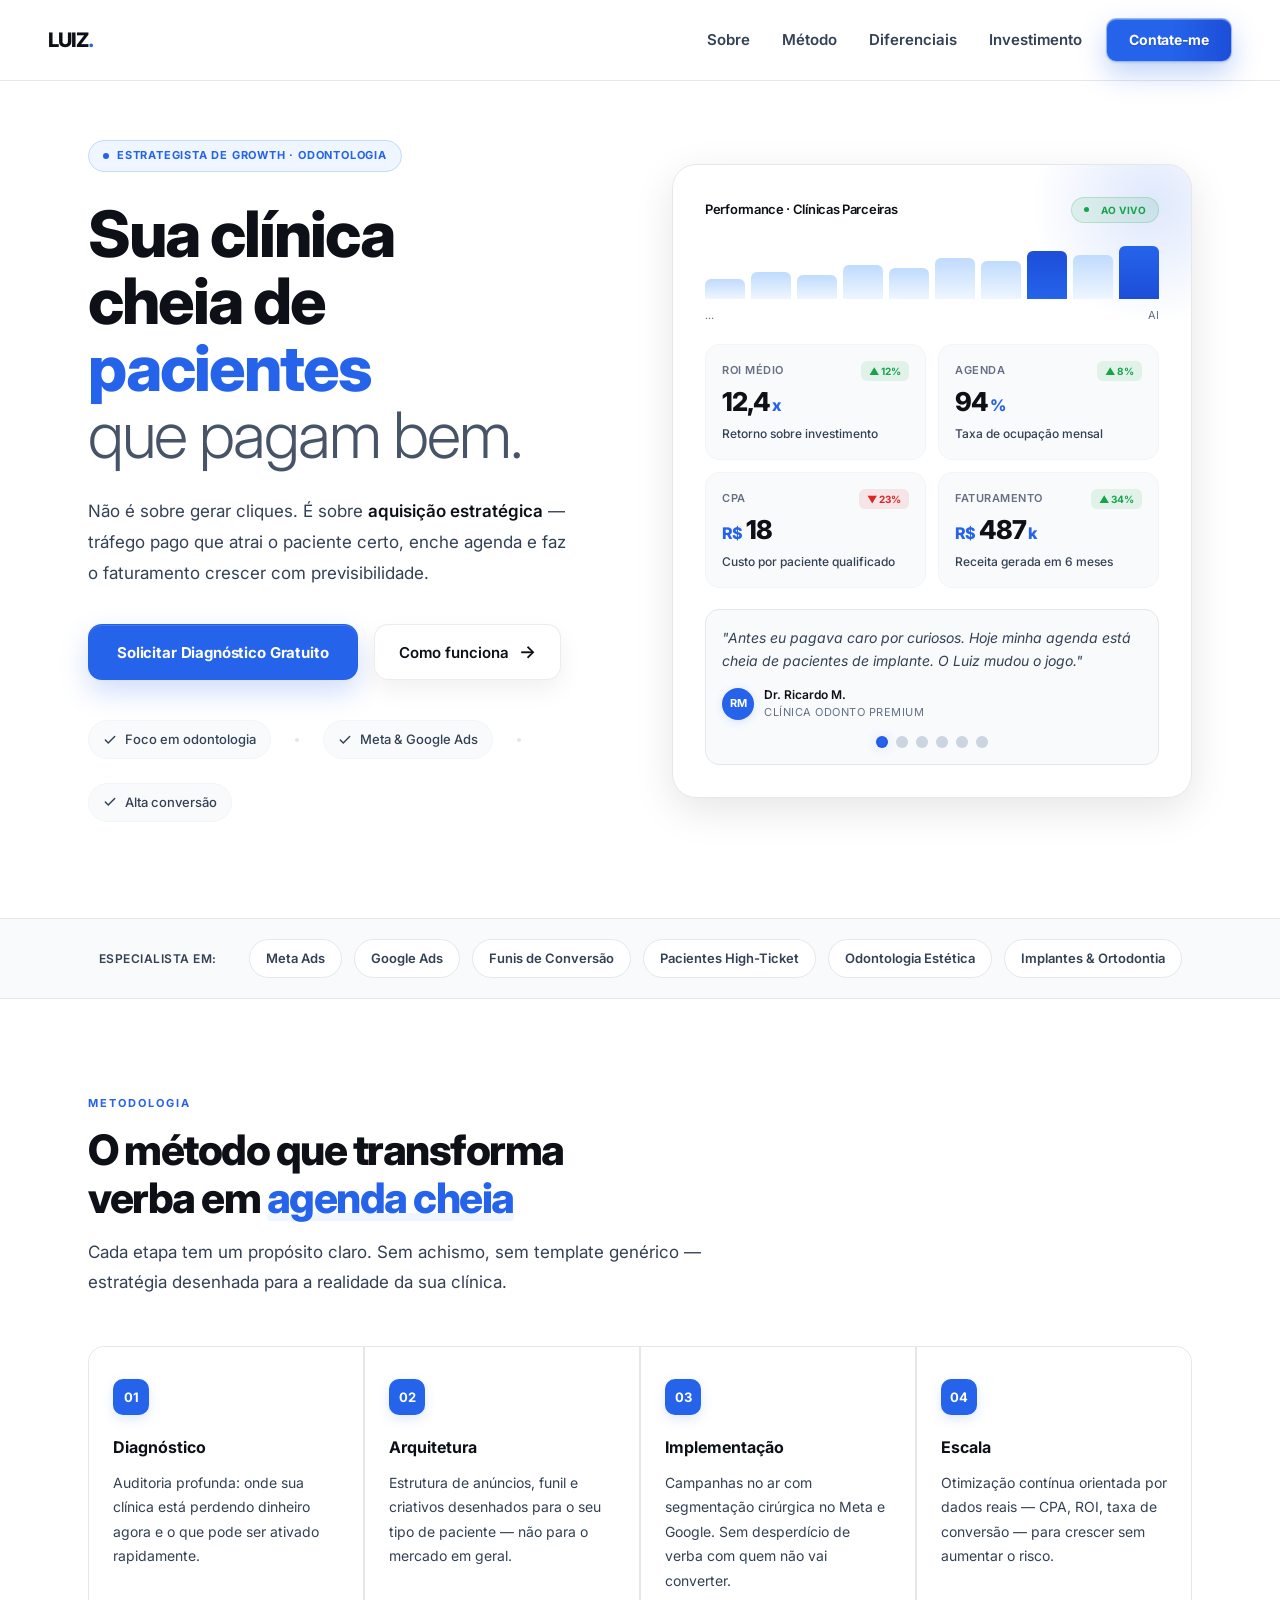
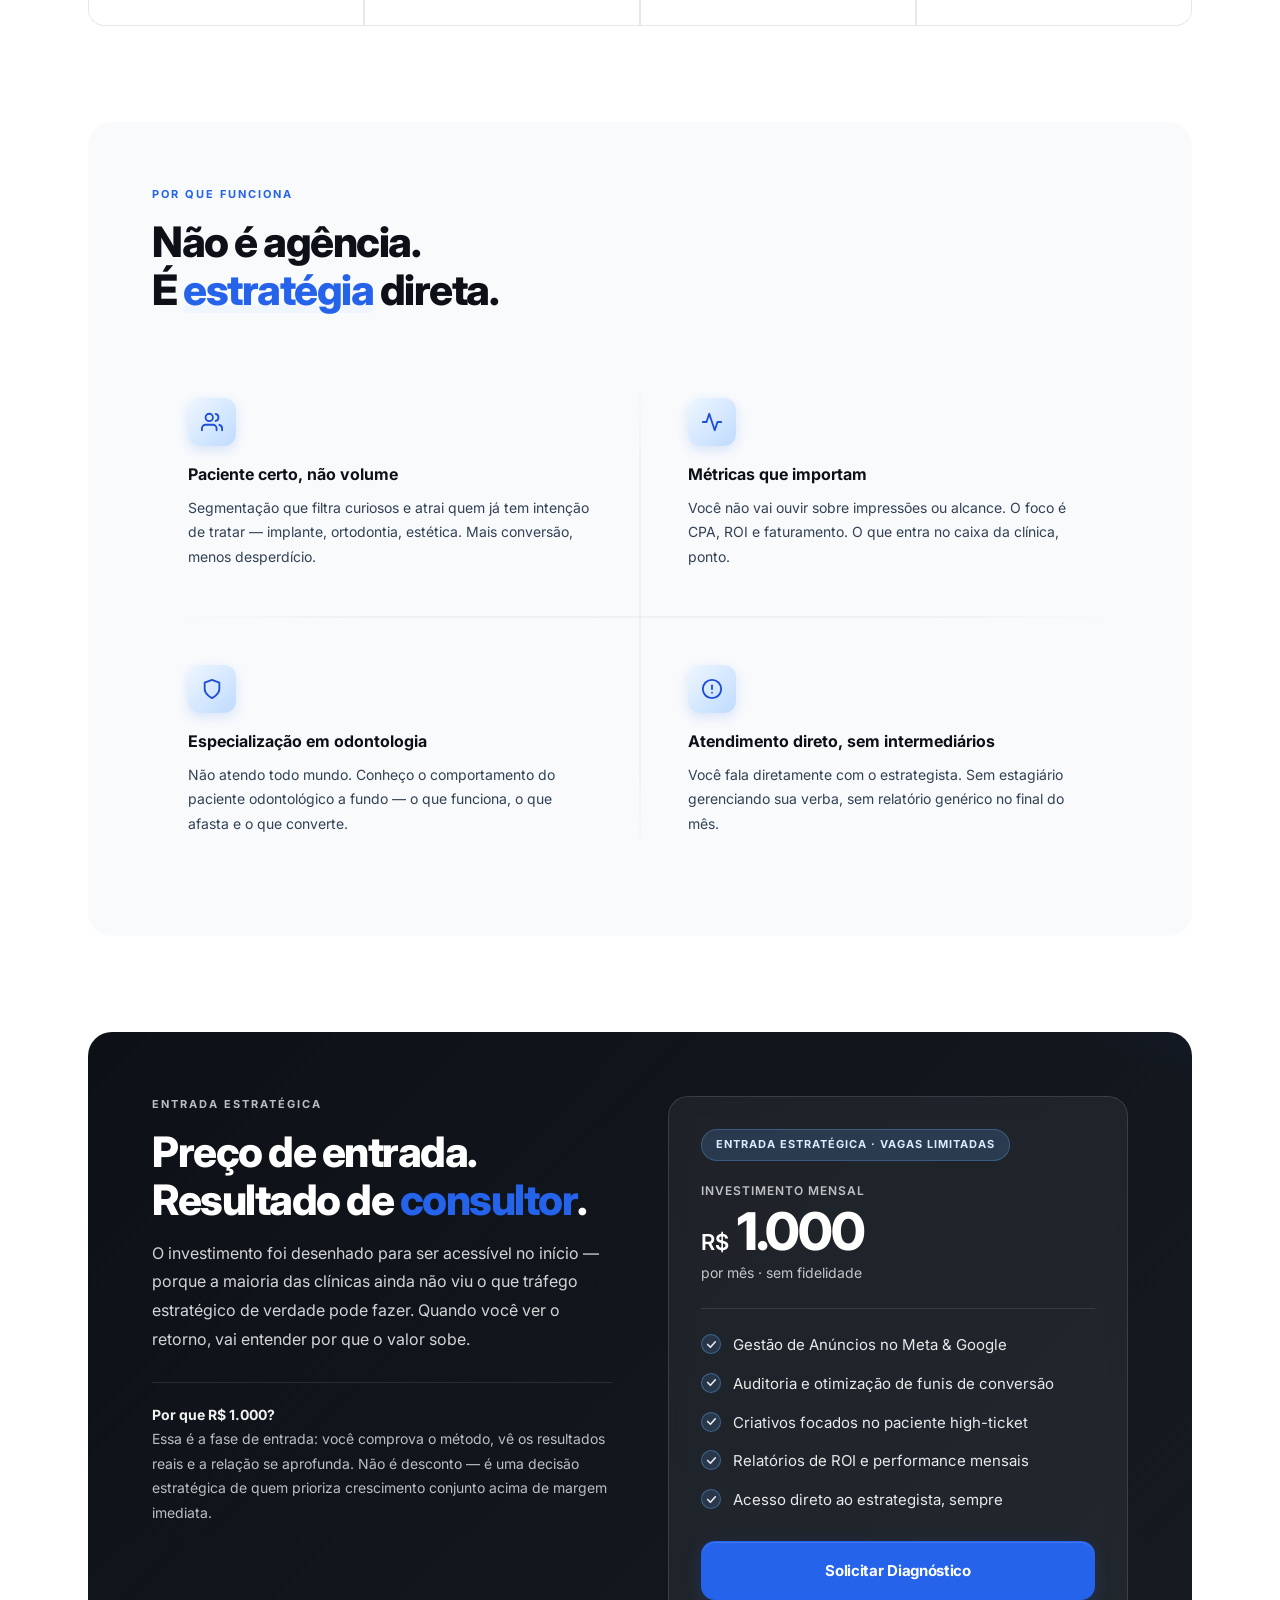
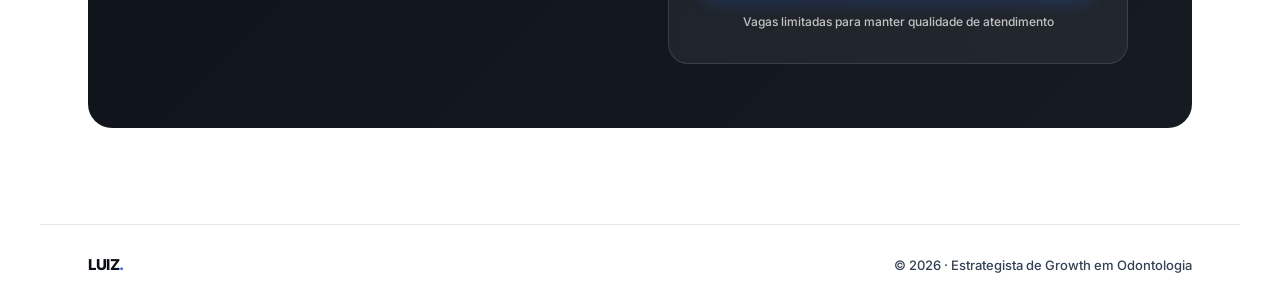
<file: index.html>
<!DOCTYPE html>
<html lang="pt-BR">
<head>
<meta charset="UTF-8">
<meta name="viewport" content="width=device-width, initial-scale=1.0">
<title>LUIZ. | Growth Estrategista — Tráfego Pago para Clínicas Odontológicas</title>
<meta name="description" content="Estrategista de Growth especializado em odontologia. Transforme sua verba de tráfego pago em agenda cheia de pacientes high-ticket com Meta Ads e Google Ads.">
<meta name="keywords" content="tráfego pago odontologia, growth estrategista, meta ads clínica dental, google ads dentistas, marketing odontológico, pacientes high ticket, funil de conversão odontologia">
<meta name="author" content="Luiz Santos">
<meta name="robots" content="index, follow">
<meta name="theme-color" content="#0D1117">

<!-- Preload critical assets -->
<link rel="preconnect" href="https://fonts.googleapis.com">
<link rel="preconnect" href="https://fonts.gstatic.com" crossorigin>
<link rel="preload" as="style" href="css/main.css">

<!-- Open Graph -->
<meta property="og:type" content="website">
<meta property="og:url" content="https://luizgrowth.com.br">
<meta property="og:title" content="LUIZ. | Growth Estrategista — Tráfego Pago para Clínicas Odontológicas">
<meta property="og:description" content="Estrategista de Growth especializado em odontologia. Transforme sua verba de tráfego pago em agenda cheia de pacientes high-ticket.">
<meta property="og:image" content="https://luizgrowth.com.br/assets/images/Photo3.png">
<meta property="og:locale" content="pt_BR">

<!-- Twitter Cards -->
<meta name="twitter:card" content="summary_large_image">
<meta name="twitter:title" content="LUIZ. | Growth Estrategista">
<meta name="twitter:description" content="Tráfego pago estratégico para clínicas odontológicas. Meta Ads & Google Ads com foco em ROI.">
<meta name="twitter:image" content="https://luizgrowth.com.br/assets/images/Photo3.png">

<!-- Favicon -->
<link rel="icon" type="image/svg+xml" href="assets/icons/favicon.svg">

<!-- Fonts -->
<link href="https://fonts.googleapis.com/css2?family=Inter:wght@300;400;500;600;700;800;900&display=swap" rel="stylesheet">

<!-- Styles -->
<link rel="stylesheet" href="css/main.css">

<!-- Google Analytics (GTM) -->
<script>
  (function(w,d,s,l,i){w[l]=w[l]||[];w[l].push({'gtm.start':
  new Date().getTime(),event:'gtm.js'});var f=d.getElementsByTagName(s)[0],
  j=d.createElement(s),dl=l!='dataLayer'?'&l='+l:'';j.async=true;j.src=
  'https://www.googletagmanager.com/gtm.js?id='+i+dl;f.parentNode.insertBefore(j,f);
  })(window,document,'script','dataLayer','GTM-XXXXXXX');
</script>
<!-- End Google Analytics (GTM) -->

<!-- Meta Pixel Code -->
<script>
!function(f,b,e,v,n,t,s)
{if(f.fbq)return;n=f.fbq=function(){n.callMethod?
n.callMethod.apply(n,arguments):n.queue.push(arguments)};
if(!f._fbq)f._fbq=n;n.push=n;n.loaded=!0;n.version='2.0';
n.queue=[];t=b.createElement(e);t.async=!0;
t.src=v;s=b.getElementsByTagName(e)[0];
s.parentNode.insertBefore(t,s)}(window, document,'script',
'https://connect.facebook.net/en_US/fbevents.js');
fbq('init', 'XXXXXXXXXXXXXXX');
fbq('track', 'PageView');
</script>
<noscript><img height="1" width="1" style="display:none"
src="https://www.facebook.com/tr?id=XXXXXXXXXXXXXXX&ev=PageView&noscript=1"
/></noscript>
<!-- End Meta Pixel Code -->
</head>
<body>

<!-- Navigation -->
<nav role="navigation" aria-label="Navegação principal">
  <div class="logo">LUIZ<span>.</span></div>
  <button class="menu-toggle" aria-label="Abrir menu de navegação" aria-expanded="false">
    <span class="bar"></span>
    <span class="bar"></span>
    <span class="bar"></span>
  </button>
  <ul class="nav-links">
    <li><a href="sobre.html">Sobre</a></li>
    <li><a href="#metodo">Método</a></li>
    <li><a href="#diferenciais">Diferenciais</a></li>
    <li><a href="#investimento">Investimento</a></li>
    <li class="nav-cta-mobile-item"><a href="https://forms.gle/Ld1fU1VTKWHojg2M8" class="nav-cta" target="_blank" rel="noopener noreferrer">Contate-me</a></li>
  </ul>
  <a href="https://forms.gle/Ld1fU1VTKWHojg2M8" class="nav-cta nav-cta-desktop" target="_blank" rel="noopener noreferrer">Contate-me</a>
</nav>

<main>
  <!-- HERO SECTION -->
  <div class="hero-wrap">
    <div class="hero">
      <div>
        <div class="hero-badge fade-in">Estrategista de Growth · Odontologia</div>
        <h1 class="fade-in d1">
          Sua clínica<br>
          cheia de <span class="h1-accent">pacientes</span><br>
          <span class="h1-sub">que pagam bem.</span>
        </h1>
        <p class="hero-desc fade-in d2">
          Não é sobre gerar cliques. É sobre <strong>aquisição estratégica</strong> — tráfego pago que atrai o paciente certo, enche agenda e faz o faturamento crescer com previsibilidade.
        </p>
        <div class="hero-actions fade-in d3">
          <a href="https://forms.gle/Ld1fU1VTKWHojg2M8" class="btn btn-primary" aria-label="Solicitar diagnóstico gratuito" target="_blank" rel="noopener noreferrer">Solicitar Diagnóstico Gratuito</a>
          <a href="#metodo" class="btn btn-ghost" aria-label="Ver como funciona o método">Como funciona <span class="arrow" aria-hidden="true">→</span></a>
        </div>
        <div class="trust-row fade-in d3">
          <div class="trust-item">
            <svg width="14" height="14" viewBox="0 0 24 24" fill="none" stroke="currentColor" stroke-width="2.5" stroke-linecap="round"><polyline points="20 6 9 17 4 12"/></svg>
            Foco em odontologia
          </div>
          <div class="trust-dot" aria-hidden="true"></div>
          <div class="trust-item">
            <svg width="14" height="14" viewBox="0 0 24 24" fill="none" stroke="currentColor" stroke-width="2.5" stroke-linecap="round"><polyline points="20 6 9 17 4 12"/></svg>
            Meta & Google Ads
          </div>
          <div class="trust-dot" aria-hidden="true"></div>
          <div class="trust-item">
            <svg width="14" height="14" viewBox="0 0 24 24" fill="none" stroke="currentColor" stroke-width="2.5" stroke-linecap="round"><polyline points="20 6 9 17 4 12"/></svg>
            Alta conversão
          </div>
        </div>
      </div>

      <!-- Dashboard Card -->
      <div class="hero-card fade-in d2" data-carousel>
        <div class="dash-header">
          <div class="dash-title">Performance · Clínicas Parceiras</div>
          <div class="dash-status">
            <span class="dot"></span>
            Ao vivo
          </div>
        </div>

        <!-- Animated Bar Chart -->
        <div class="dash-chart" aria-hidden="true">
          <div class="dash-bar"></div>
          <div class="dash-bar"></div>
          <div class="dash-bar"></div>
          <div class="dash-bar"></div>
          <div class="dash-bar"></div>
          <div class="dash-bar"></div>
          <div class="dash-bar"></div>
          <div class="dash-bar"></div>
          <div class="dash-bar"></div>
          <div class="dash-bar"></div>
        </div>
        <div class="dash-chart-label">
          <span>...</span>
          <span>AI</span>
        </div>

        <!-- Metrics Grid -->
        <div class="dash-metrics">
          <div class="dash-metric hover-card reveal">
            <div class="dash-metric-top">
              <span class="dash-metric-label">ROI Médio</span>
              <span class="dash-trend up">▲ 12%</span>
            </div>
            <div class="dash-metric-value"><span class="countup-value" data-countup-value="12.4" data-countup-decimals="1">0,0</span><span class="countup-affix">x</span></div>
            <div class="dash-metric-sub">Retorno sobre investimento</div>
          </div>
          <div class="dash-metric hover-card reveal">
            <div class="dash-metric-top">
              <span class="dash-metric-label">Agenda</span>
              <span class="dash-trend up">▲ 8%</span>
            </div>
            <div class="dash-metric-value"><span class="countup-value" data-countup-value="94">0</span><span class="countup-affix">%</span></div>
            <div class="dash-metric-sub">Taxa de ocupação mensal</div>
          </div>
          <div class="dash-metric hover-card reveal">
            <div class="dash-metric-top">
              <span class="dash-metric-label">CPA</span>
              <span class="dash-trend down">▼ 23%</span>
            </div>
            <div class="dash-metric-value"><span class="countup-affix countup-affix-prefix">R$</span><span class="countup-value" data-countup-value="18">0</span></div>
            <div class="dash-metric-sub">Custo por paciente qualificado</div>
          </div>
          <div class="dash-metric hover-card reveal">
            <div class="dash-metric-top">
              <span class="dash-metric-label">Faturamento</span>
              <span class="dash-trend up">▲ 34%</span>
            </div>
            <div class="dash-metric-value"><span class="countup-affix countup-affix-prefix">R$</span><span class="countup-value" data-countup-value="487">0</span><span class="countup-affix">k</span></div>
            <div class="dash-metric-sub">Receita gerada em 6 meses</div>
          </div>
        </div>

        <!-- Testimonial Carousel -->
        <div class="dash-testi-carousel">
          <div class="dash-testi-slide active">
            <p class="dash-testi-quote">"Antes eu pagava caro por curiosos. Hoje minha agenda está cheia de pacientes de implante. O Luiz mudou o jogo."</p>
            <div class="dash-testi-author">
              <div class="dash-testi-avatar">RM</div>
              <div>
                <div class="dash-testi-name">Dr. Ricardo M.</div>
                <div class="dash-testi-clinic">Clínica Odonto Premium</div>
              </div>
            </div>
          </div>
          <div class="dash-testi-slide">
            <p class="dash-testi-quote">"Minha verba era a mesma. O que mudou foi para onde ela foi. Em 45 dias, o custo por paciente caiu pela metade e a qualidade dobrou."</p>
            <div class="dash-testi-author">
              <div class="dash-testi-avatar">CR</div>
              <div>
                <div class="dash-testi-name">Dra. Camila R.</div>
                <div class="dash-testi-clinic">Especialista em Ortodontia</div>
              </div>
            </div>
          </div>
          <div class="dash-testi-slide">
            <p class="dash-testi-quote">"Antes eu dependia de indicação. Hoje eu sei exatamente quantos pacientes vão entrar no mês. Isso muda tudo na gestão da clínica."</p>
            <div class="dash-testi-author">
              <div class="dash-testi-avatar">FA</div>
              <div>
                <div class="dash-testi-name">Dr. Felipe A.</div>
                <div class="dash-testi-clinic">Clínica Odontológica Avance</div>
              </div>
            </div>
          </div>
          <div class="dash-testi-slide">
            <p class="dash-testi-quote">"Parei de atender paciente que pede desconto. Hoje os que chegam já vêm decididos — implante, faceta, tratamento completo."</p>
            <div class="dash-testi-author">
              <div class="dash-testi-avatar">PV</div>
              <div>
                <div class="dash-testi-name">Dra. Patrícia V.</div>
                <div class="dash-testi-clinic">Instituto de Estética Oral</div>
              </div>
            </div>
          </div>
          <div class="dash-testi-slide">
            <p class="dash-testi-quote">"Investi R$ 1.000 em gestão e R$ 2.000 em anúncios. No primeiro mês fechei R$ 28.000 em tratamentos."</p>
            <div class="dash-testi-author">
              <div class="dash-testi-avatar">MT</div>
              <div>
                <div class="dash-testi-name">Dr. Marcos T.</div>
                <div class="dash-testi-clinic">Odontologia Integrada</div>
              </div>
            </div>
          </div>
          <div class="dash-testi-slide">
            <p class="dash-testi-quote">"Já tinha tentado com duas agências antes. Com o Luiz foi diferente desde o primeiro papo — ele entende do negócio."</p>
            <div class="dash-testi-author">
              <div class="dash-testi-avatar">RS</div>
              <div>
                <div class="dash-testi-name">Dra. Renata S.</div>
                <div class="dash-testi-clinic">Clínica Sorriso & Saúde</div>
              </div>
            </div>
          </div>
          <div class="dash-testi-dots" role="tablist" aria-label="Depoimentos">
            <button class="dot active" role="tab" aria-selected="true" aria-label="Depoimento 1"></button>
            <button class="dot" role="tab" aria-selected="false" aria-label="Depoimento 2"></button>
            <button class="dot" role="tab" aria-selected="false" aria-label="Depoimento 3"></button>
            <button class="dot" role="tab" aria-selected="false" aria-label="Depoimento 4"></button>
            <button class="dot" role="tab" aria-selected="false" aria-label="Depoimento 5"></button>
            <button class="dot" role="tab" aria-selected="false" aria-label="Depoimento 6"></button>
          </div>
        </div>
      </div>
    </div>
  </div>

  <!-- STRIP SECTION -->
  <aside class="strip" aria-label="Especialidades">
    <span class="strip-label">Especialista em:</span>
    <div class="strip-tags">
      <div class="strip-track">
        <div class="strip-group">
          <span class="strip-tag">Meta Ads</span>
          <span class="strip-tag">Google Ads</span>
          <span class="strip-tag">Funis de Conversão</span>
          <span class="strip-tag">Pacientes High-Ticket</span>
          <span class="strip-tag">Odontologia Estética</span>
          <span class="strip-tag">Implantes & Ortodontia</span>
        </div>
        <div class="strip-group" aria-hidden="true">
          <span class="strip-tag">Meta Ads</span>
          <span class="strip-tag">Google Ads</span>
          <span class="strip-tag">Funis de Conversão</span>
          <span class="strip-tag">Pacientes High-Ticket</span>
          <span class="strip-tag">Odontologia Estética</span>
          <span class="strip-tag">Implantes & Ortodontia</span>
        </div>
      </div>
    </div>
  </aside>

  <!-- MÉTODO SECTION -->
  <section id="metodo" aria-labelledby="metodo-titulo">
    <span class="section-label reveal">Metodologia</span>
    <h2 id="metodo-titulo" class="reveal reveal-delay-1">O método que transforma<br>verba em <em>agenda cheia</em></h2>
    <p class="section-desc reveal reveal-delay-2">Cada etapa tem um propósito claro. Sem achismo, sem template genérico — estratégia desenhada para a realidade da sua clínica.</p>

    <div class="method-grid">
      <article class="method-item hover-card reveal">
        <div class="method-num">01</div>
        <h3 class="method-title">Diagnóstico</h3>
        <p class="method-desc">Auditoria profunda: onde sua clínica está perdendo dinheiro agora e o que pode ser ativado rapidamente.</p>
      </article>
      <article class="method-item hover-card reveal">
        <div class="method-num">02</div>
        <h3 class="method-title">Arquitetura</h3>
        <p class="method-desc">Estrutura de anúncios, funil e criativos desenhados para o seu tipo de paciente — não para o mercado em geral.</p>
      </article>
      <article class="method-item hover-card reveal">
        <div class="method-num">03</div>
        <h3 class="method-title">Implementação</h3>
        <p class="method-desc">Campanhas no ar com segmentação cirúrgica no Meta e Google. Sem desperdício de verba com quem não vai converter.</p>
      </article>
      <article class="method-item hover-card reveal">
        <div class="method-num">04</div>
        <h3 class="method-title">Escala</h3>
        <p class="method-desc">Otimização contínua orientada por dados reais — CPA, ROI, taxa de conversão — para crescer sem aumentar o risco.</p>
      </article>
    </div>
  </section>

  <!-- DIFERENCIAIS SECTION -->
  <section id="diferenciais" aria-labelledby="diferenciais-titulo" class="diff-outer">
    <div class="diff-section">
      <span class="section-label reveal">Por que funciona</span>
      <h2 id="diferenciais-titulo" class="reveal reveal-delay-1">Não é agência.<br>É <em>estratégia</em> direta.</h2>

      <div class="diff-grid">
        <article class="diff-item hover-card reveal">
          <div class="diff-icon" aria-hidden="true">
            <svg viewBox="0 0 24 24" fill="none" stroke="currentColor" stroke-width="2" stroke-linecap="round" stroke-linejoin="round">
              <path d="M17 21v-2a4 4 0 0 0-4-4H5a4 4 0 0 0-4 4v2"/>
              <circle cx="9" cy="7" r="4"/>
              <path d="M23 21v-2a4 4 0 0 0-3-3.87"/>
              <path d="M16 3.13a4 4 0 0 1 0 7.75"/>
            </svg>
          </div>
          <h3 class="diff-title">Paciente certo, não volume</h3>
          <p class="diff-desc">Segmentação que filtra curiosos e atrai quem já tem intenção de tratar — implante, ortodontia, estética. Mais conversão, menos desperdício.</p>
        </article>
        <article class="diff-item hover-card reveal">
          <div class="diff-icon" aria-hidden="true">
            <svg viewBox="0 0 24 24" fill="none" stroke="currentColor" stroke-width="2" stroke-linecap="round" stroke-linejoin="round">
              <polyline points="22 12 18 12 15 21 9 3 6 12 2 12"/>
            </svg>
          </div>
          <h3 class="diff-title">Métricas que importam</h3>
          <p class="diff-desc">Você não vai ouvir sobre impressões ou alcance. O foco é CPA, ROI e faturamento. O que entra no caixa da clínica, ponto.</p>
        </article>
        <article class="diff-item hover-card reveal">
          <div class="diff-icon" aria-hidden="true">
            <svg viewBox="0 0 24 24" fill="none" stroke="currentColor" stroke-width="2" stroke-linecap="round" stroke-linejoin="round">
              <path d="M12 22s8-4 8-10V5l-8-3-8 3v7c0 6 8 10 8 10z"/>
            </svg>
          </div>
          <h3 class="diff-title">Especialização em odontologia</h3>
          <p class="diff-desc">Não atendo todo mundo. Conheço o comportamento do paciente odontológico a fundo — o que funciona, o que afasta e o que converte.</p>
        </article>
        <article class="diff-item hover-card reveal">
          <div class="diff-icon" aria-hidden="true">
            <svg viewBox="0 0 24 24" fill="none" stroke="currentColor" stroke-width="2" stroke-linecap="round" stroke-linejoin="round">
              <circle cx="12" cy="12" r="10"/>
              <line x1="12" y1="8" x2="12" y2="12"/>
              <line x1="12" y1="16" x2="12.01" y2="16"/>
            </svg>
          </div>
          <h3 class="diff-title">Atendimento direto, sem intermediários</h3>
          <p class="diff-desc">Você fala diretamente com o estrategista. Sem estagiário gerenciando sua verba, sem relatório genérico no final do mês.</p>
        </article>
      </div>
    </div>
  </section>

  <!-- INVESTIMENTO / CTA SECTION -->
  <section class="cta-outer" id="investimento" aria-labelledby="investimento-titulo">
    <div class="cta-section">
      <div>
        <span class="section-label reveal">Entrada Estratégica</span>
        <h2 id="investimento-titulo" class="reveal reveal-delay-1">Preço de entrada.<br>Resultado de <em>consultor</em>.</h2>
        <p class="cta-desc reveal reveal-delay-2">
          O investimento foi desenhado para ser acessível no início — porque a maioria das clínicas ainda não viu o que tráfego estratégico de verdade pode fazer. Quando você ver o retorno, vai entender por que o valor sobe.
        </p>
        <div class="cta-nota reveal reveal-delay-3">
          <strong>Por que R$ 1.000?</strong><br>
          Essa é a fase de entrada: você comprova o método, vê os resultados reais e a relação se aprofunda. Não é desconto — é uma decisão estratégica de quem prioriza crescimento conjunto acima de margem imediata.
        </div>
      </div>

      <div>
        <div class="cta-card hover-card reveal">
          <div class="entrada-pill">Entrada Estratégica · Vagas Limitadas</div>

          <div class="price-block">
            <div class="price-label">Investimento mensal</div>
            <div class="price" aria-label="Mil reais por mês"><sub>R$</sub> 1.000</div>
            <div class="price-period">por mês · sem fidelidade</div>
          </div>

          <ul class="features-list">
            <li>
              <div class="check" aria-hidden="true">
                <svg viewBox="0 0 10 10" fill="none" stroke="currentColor" stroke-width="1.5" stroke-linecap="round" stroke-linejoin="round">
                  <polyline points="1.5 5 4 7.5 8.5 2.5"/>
                </svg>
              </div>
              Gestão de Anúncios no Meta & Google
            </li>
            <li>
              <div class="check" aria-hidden="true">
                <svg viewBox="0 0 10 10" fill="none" stroke="currentColor" stroke-width="1.5" stroke-linecap="round" stroke-linejoin="round">
                  <polyline points="1.5 5 4 7.5 8.5 2.5"/>
                </svg>
              </div>
              Auditoria e otimização de funis de conversão
            </li>
            <li>
              <div class="check" aria-hidden="true">
                <svg viewBox="0 0 10 10" fill="none" stroke="currentColor" stroke-width="1.5" stroke-linecap="round" stroke-linejoin="round">
                  <polyline points="1.5 5 4 7.5 8.5 2.5"/>
                </svg>
              </div>
              Criativos focados no paciente high-ticket
            </li>
            <li>
              <div class="check" aria-hidden="true">
                <svg viewBox="0 0 10 10" fill="none" stroke="currentColor" stroke-width="1.5" stroke-linecap="round" stroke-linejoin="round">
                  <polyline points="1.5 5 4 7.5 8.5 2.5"/>
                </svg>
              </div>
              Relatórios de ROI e performance mensais
            </li>
            <li>
              <div class="check" aria-hidden="true">
                <svg viewBox="0 0 10 10" fill="none" stroke="currentColor" stroke-width="1.5" stroke-linecap="round" stroke-linejoin="round">
                  <polyline points="1.5 5 4 7.5 8.5 2.5"/>
                </svg>
              </div>
              Acesso direto ao estrategista, sempre
            </li>
          </ul>

          <a href="https://forms.gle/Ld1fU1VTKWHojg2M8" target="_blank" rel="noopener noreferrer" class="btn btn-white">
            Solicitar Diagnóstico
          </a>
          <p class="guarantee">Vagas limitadas para manter qualidade de atendimento</p>
        </div>
      </div>
    </div>
  </section>
</main>

<!-- Footer -->
<footer>
  <span class="footer-brand">LUIZ<span>.</span></span>
  <span>© 2026 · Estrategista de Growth em Odontologia</span>
</footer>

<!-- Scripts -->
<script src="js/main.js" defer></script>
</body>
</html>
</file>
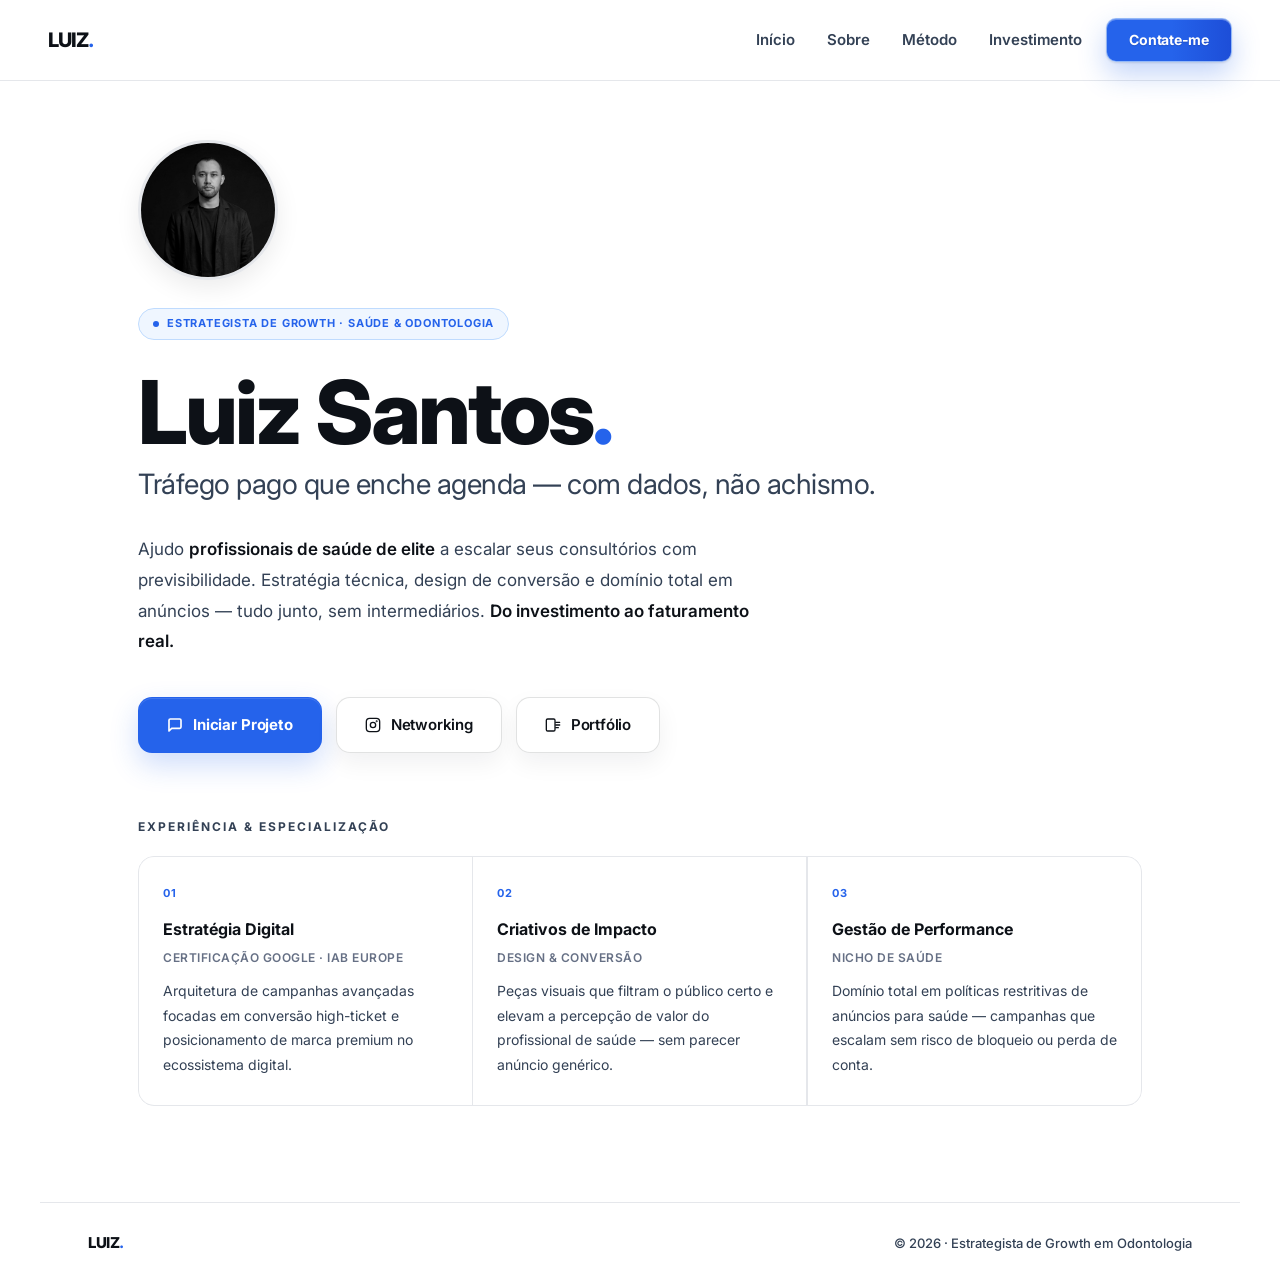
<file: sobre.html>
<!DOCTYPE html>
<html lang="pt-BR">
<head>
<meta charset="UTF-8">
<meta name="viewport" content="width=device-width, initial-scale=1.0">
<title>LUIZ. | Sobre — Estrategista de Growth em Odontologia</title>
<meta name="description" content="Conheça Luiz Santos, estrategista de Growth especializado em tráfego pago para clínicas odontológicas. Meta Ads, Google Ads e funis de conversão.">
<meta name="keywords" content="Luiz Santos, growth estrategista odontologia, tráfego pago saúde, marketing digital odontológico">
<meta name="author" content="Luiz Santos">
<meta name="robots" content="index, follow">
<meta name="theme-color" content="#0D1117">

<!-- Preload critical assets -->
<link rel="preconnect" href="https://fonts.googleapis.com">
<link rel="preconnect" href="https://fonts.gstatic.com" crossorigin>
<link rel="preload" as="style" href="css/main.css">

<!-- Open Graph -->
<meta property="og:type" content="website">
<meta property="og:url" content="https://luizgrowth.com.br/sobre.html">
<meta property="og:title" content="LUIZ. | Sobre — Estrategista de Growth">
<meta property="og:description" content="Estrategista de Growth especializado em odontologia. Transforme sua verba de tráfego pago em agenda cheia.">
<meta property="og:image" content="https://luizgrowth.com.br/assets/images/Photo3.png">
<meta property="og:locale" content="pt_BR">

<!-- Twitter Cards -->
<meta name="twitter:card" content="summary_large_image">
<meta name="twitter:title" content="LUIZ. | Sobre — Estrategista de Growth">
<meta name="twitter:description" content="Tráfego pago estratégico para clínicas odontológicas. Meta Ads & Google Ads com foco em ROI.">
<meta name="twitter:image" content="https://luizgrowth.com.br/assets/images/Photo3.png">

<!-- Favicon -->
<link rel="icon" type="image/svg+xml" href="assets/icons/favicon.svg">

<!-- Fonts -->
<link href="https://fonts.googleapis.com/css2?family=Inter:wght@300;400;500;600;700;800;900&display=swap" rel="stylesheet">

<!-- Styles -->
<link rel="stylesheet" href="css/main.css">

<!-- Google Analytics (GTM) -->
<script>
  (function(w,d,s,l,i){w[l]=w[l]||[];w[l].push({'gtm.start':
  new Date().getTime(),event:'gtm.js'});var f=d.getElementsByTagName(s)[0],
  j=d.createElement(s),dl=l!='dataLayer'?'&l='+l:'';j.async=true;j.src=
  'https://www.googletagmanager.com/gtm.js?id='+i+dl;f.parentNode.insertBefore(j,f);
  })(window,document,'script','dataLayer','GTM-XXXXXXX');
</script>
<!-- End Google Analytics (GTM) -->

<!-- Meta Pixel Code -->
<script>
!function(f,b,e,v,n,t,s)
{if(f.fbq)return;n=f.fbq=function(){n.callMethod?
n.callMethod.apply(n,arguments):n.queue.push(arguments)};
if(!f._fbq)f._fbq=n;n.push=n;n.loaded=!0;n.version='2.0';
n.queue=[];t=b.createElement(e);t.async=!0;
t.src=v;s=b.getElementsByTagName(e)[0];
s.parentNode.insertBefore(t,s)}(window, document,'script',
'https://connect.facebook.net/en_US/fbevents.js');
fbq('init', 'XXXXXXXXXXXXXXX');
fbq('track', 'PageView');
</script>
<noscript><img height="1" width="1" style="display:none"
src="https://www.facebook.com/tr?id=XXXXXXXXXXXXXXX&ev=PageView&noscript=1"
/></noscript>
<!-- End Meta Pixel Code -->
</head>
<body class="about-page">

<!-- Navigation -->
<nav role="navigation" aria-label="Navegação principal">
  <div class="logo">LUIZ<span>.</span></div>
  <button class="menu-toggle" aria-label="Abrir menu de navegação" aria-expanded="false">
    <span class="bar"></span>
    <span class="bar"></span>
    <span class="bar"></span>
  </button>
  <ul class="nav-links">
    <li><a href="https://souluizsantos.github.io/Estrategista/">Início</a></li>
    <li><a href="sobre.html">Sobre</a></li>
    <li><a href="index.html#metodo">Método</a></li>
    <li><a href="index.html#investimento">Investimento</a></li>
    <li class="nav-cta-mobile-item"><a href="https://forms.gle/Ld1fU1VTKWHojg2M8" class="nav-cta" target="_blank" rel="noopener noreferrer">Contate-me</a></li>
  </ul>
  <a href="https://forms.gle/Ld1fU1VTKWHojg2M8" class="nav-cta nav-cta-desktop" target="_blank" rel="noopener noreferrer">Contate-me</a>
</nav>

<main>
  <!-- Profile Photo -->
  <picture>
    <img src="assets/images/Photo3.png" alt="Foto de Luiz Santos, estrategista de Growth em Odontologia" class="profile-photo fade-in" loading="eager" fetchpriority="high" decoding="async" width="140" height="140">
  </picture>

  <!-- Eyebrow -->
  <div class="eyebrow fade-in">Estrategista de Growth · Saúde & Odontologia</div>

  <!-- Headline -->
  <div class="headline-block fade-in d1">
    <span class="name-line">Luiz Santos<span class="name-dot">.</span></span>
    <span class="role-line">Tráfego pago que enche agenda — com dados, não achismo.</span>
  </div>

  <!-- Bio -->
  <p class="bio fade-in d2">
    Ajudo <strong>profissionais de saúde de elite</strong> a escalar seus consultórios com previsibilidade. Estratégia técnica, design de conversão e domínio total em anúncios — tudo junto, sem intermediários. <strong>Do investimento ao faturamento real.</strong>
  </p>

  <!-- Action Buttons -->
  <div class="actions fade-in d3">
    <a href="https://forms.gle/Ld1fU1VTKWHojg2M8" target="_blank" rel="noopener noreferrer" class="btn btn-primary">
      <svg width="16" height="16" viewBox="0 0 24 24" fill="none" stroke="currentColor" stroke-width="2.5" stroke-linecap="round" stroke-linejoin="round">
        <path d="M21 15a2 2 0 0 1-2 2H7l-4 4V5a2 2 0 0 1 2-2h14a2 2 0 0 1 2 2z"/>
      </svg>
      Iniciar Projeto
    </a>
    <a href="https://www.instagram.com/souluizsantos/" target="_blank" rel="noopener noreferrer" class="btn btn-outline">
      <svg width="16" height="16" viewBox="0 0 24 24" fill="none" stroke="currentColor" stroke-width="2" stroke-linecap="round" stroke-linejoin="round">
        <rect x="2" y="2" width="20" height="20" rx="5"/>
        <circle cx="12" cy="12" r="4"/>
        <circle cx="17.5" cy="6.5" r="0.5" fill="currentColor"/>
      </svg>
      Networking
    </a>
    <a href="https://www.behance.net/souluizsantos" target="_blank" rel="noopener noreferrer" class="btn btn-outline">
      <svg width="16" height="16" viewBox="0 0 24 24" fill="none" stroke="currentColor" stroke-width="2" stroke-linecap="round" stroke-linejoin="round">
        <rect x="2" y="3" width="13" height="18" rx="2"/>
        <path d="M16 8h6"/>
        <path d="M16 12h6"/>
        <path d="M16 16h4"/>
      </svg>
      Portfólio
    </a>
  </div>

  <!-- Expertise Label -->
  <span class="expertise-label fade-in d4">Experiência & Especialização</span>

  <!-- Cards Grid -->
  <div class="about-cards fade-in d5">
    <article class="about-card hover-card reveal">
      <span class="about-card-num">01</span>
      <h3 class="about-card-title">Estratégia Digital</h3>
      <span class="about-card-tag">Certificação Google · IAB Europe</span>
      <p class="about-card-desc">Arquitetura de campanhas avançadas focadas em conversão high-ticket e posicionamento de marca premium no ecossistema digital.</p>
    </article>

    <article class="about-card hover-card reveal">
      <span class="about-card-num">02</span>
      <h3 class="about-card-title">Criativos de Impacto</h3>
      <span class="about-card-tag">Design & Conversão</span>
      <p class="about-card-desc">Peças visuais que filtram o público certo e elevam a percepção de valor do profissional de saúde — sem parecer anúncio genérico.</p>
    </article>

    <article class="about-card hover-card reveal">
      <span class="about-card-num">03</span>
      <h3 class="about-card-title">Gestão de Performance</h3>
      <span class="about-card-tag">Nicho de Saúde</span>
      <p class="about-card-desc">Domínio total em políticas restritivas de anúncios para saúde — campanhas que escalam sem risco de bloqueio ou perda de conta.</p>
    </article>
  </div>
</main>

<!-- Footer -->
<footer>
  <span class="footer-brand">LUIZ<span>.</span></span>
  <span>© 2026 · Estrategista de Growth em Odontologia</span>
</footer>

<!-- Scripts -->
<script src="js/main.js" defer></script>
</body>
</html>
</file>
<file: css/main.css>
/* ========================================
   LUIZ. | Growth Estrategista — Stylesheet
   Premium Mobile-First Design System
   ======================================== */

/* ── Reset & Base ── */
*, *::before, *::after { box-sizing: border-box; margin: 0; padding: 0; }

:root {
  /* Colors */
  --navy: #0D1117;
  --navy-light: #161B22;
  --navy-soft: #334155;
  --accent: #2563EB;
  --accent-dark: #1D4ED8;
  --accent-light: #EFF6FF;
  --accent-mid: #BFDBFE;
  --accent-glow: rgba(37, 99, 235, 0.15);
  --muted: #475467;
  --muted-light: #667085;
  --border: #E5E7EB;
  --border-light: #F3F4F6;
  --surface: #F8FAFC;
  --surface-white: #FFFFFF;
  --white: #FFFFFF;
  --success: #16A34A;
  --success-bg: rgba(22, 163, 74, 0.1);
  --error: #DC2626;
  --error-bg: rgba(220, 38, 38, 0.1);
  --focus-ring: rgba(37, 99, 235, 0.2);
  --focus-ring-strong: rgba(37, 99, 235, 0.35);

  /* Typography */
  --font: 'Inter', system-ui, -apple-system, sans-serif;

  /* Shadows */
  --shadow-sm: 0 1px 2px rgba(0, 0, 0, 0.04);
  --shadow-md: 0 4px 12px rgba(0, 0, 0, 0.06);
  --shadow-lg: 0 8px 24px rgba(0, 0, 0, 0.08);
  --shadow-xl: 0 12px 40px rgba(0, 0, 0, 0.1);
  --shadow-glow: 0 0 40px var(--accent-glow);

  /* Transitions */
  --transition-fast: 0.15s ease;
  --transition-base: 0.25s ease;
  --transition-slow: 0.4s cubic-bezier(0.4, 0, 0.2, 1);

  /* Spacing */
  --container-max: 1200px;
  --section-padding-x: 48px;
  --section-padding-y: 96px;
}

/* Responsive typography scale */
@media (max-width: 768px) {
  :root {
    --section-padding-x: 24px;
    --section-padding-y: 64px;
  }
}

@media (max-width: 480px) {
  :root {
    --section-padding-x: 20px;
    --section-padding-y: 48px;
  }
}

html {
  scroll-behavior: smooth;
  -webkit-font-smoothing: antialiased;
  -moz-osx-font-smoothing: grayscale;
}

body {
  font-family: var(--font);
  color: var(--navy);
  background: var(--surface-white);
  font-size: 16px;
  line-height: 1.6;
  text-rendering: optimizeLegibility;
  overflow-x: hidden;
}

img { max-width: 100%; height: auto; display: block; }

/* ── Utility Classes ── */
.sr-only {
  position: absolute;
  width: 1px; height: 1px;
  padding: 0; margin: -1px;
  overflow: hidden;
  clip: rect(0, 0, 0, 0);
  border: 0;
}

/* ── Animations ── */
@keyframes fadeInUp {
  from { opacity: 0; transform: translateY(32px); }
  to { opacity: 1; transform: translateY(0); }
}

@keyframes fadeInLeft {
  from { opacity: 0; transform: translateX(-32px); }
  to { opacity: 1; transform: translateX(0); }
}

@keyframes fadeInRight {
  from { opacity: 0; transform: translateX(32px); }
  to { opacity: 1; transform: translateX(0); }
}

@keyframes pulse {
  0%, 100% { opacity: 1; }
  50% { opacity: 0.4; }
}

@keyframes shimmer {
  0% { transform: translateX(-100%); }
  100% { transform: translateX(400%); }
}

@keyframes stripMarquee {
  0% { transform: translateX(0); }
  100% { transform: translateX(calc(-50% - 6px)); }
}

@keyframes float {
  0%, 100% { transform: translateY(0); }
  50% { transform: translateY(-8px); }
}

@keyframes scaleIn {
  from { opacity: 0; transform: scale(0.95); }
  to { opacity: 1; transform: scale(1); }
}

/* Reveal on scroll animation */
.reveal {
  opacity: 0;
  transform: translateY(32px) scale(0.985);
  filter: blur(10px);
  transition: opacity 0.7s cubic-bezier(0.22, 1, 0.36, 1), transform 0.7s cubic-bezier(0.22, 1, 0.36, 1), filter 0.7s cubic-bezier(0.22, 1, 0.36, 1);
}

.reveal.visible {
  opacity: 1;
  transform: translateY(0);
  filter: blur(0);
}

.reveal-delay-1 { transition-delay: 0.1s; }
.reveal-delay-2 { transition-delay: 0.2s; }
.reveal-delay-3 { transition-delay: 0.3s; }
.reveal-delay-4 { transition-delay: 0.4s; }

/* Stagger animation for lists */
.stagger-item {
  opacity: 0;
  transform: translateX(-12px);
  transition: opacity 0.4s ease, transform 0.4s ease;
}

.stagger-item.visible {
  opacity: 1;
  transform: translateX(0);
}

/* Initial fade-in for hero */
.fade-in {
  opacity: 0;
  transform: translateY(24px);
  animation: fadeInUp 0.8s ease forwards;
}

.d1 { animation-delay: 0.1s; }
.d2 { animation-delay: 0.25s; }
.d3 { animation-delay: 0.4s; }
.d4 { animation-delay: 0.55s; }
.d5 { animation-delay: 0.7s; }

/* ── Navigation ── */
nav {
  position: fixed;
  top: 0; left: 0; right: 0;
  z-index: 1000;
  padding: 18px var(--section-padding-x);
  display: flex;
  align-items: center;
  justify-content: space-between;
  gap: 16px;
  background: rgba(255, 255, 255, 0.96);
  backdrop-filter: blur(16px) saturate(180%);
  border-bottom: 1px solid var(--border);
  transition: box-shadow var(--transition-base);
}

nav.scrolled {
  box-shadow: var(--shadow-md);
}

.logo {
  font-size: 20px;
  font-weight: 800;
  letter-spacing: -1px;
  color: var(--navy);
  cursor: pointer;
  transition: opacity var(--transition-fast);
}

.logo:hover { opacity: 0.8; }
.logo span { color: var(--accent); }

/* Nav Links */
.nav-links {
  display: flex;
  align-items: center;
  gap: 32px;
  list-style: none;
  margin-left: auto;
}

.nav-cta-mobile-item {
  display: none;
}

.nav-links a {
  text-decoration: none;
  font-size: 15px;
  font-weight: 600;
  color: var(--navy-soft);
  transition: color var(--transition-fast), background-color var(--transition-fast), box-shadow var(--transition-fast);
  position: relative;
  display: inline-flex;
  align-items: center;
  min-height: 40px;
  padding: 6px 0;
  border-radius: 10px;
}

.nav-links a::after {
  content: '';
  position: absolute;
  bottom: -4px;
  left: 0;
  width: 0;
  height: 2px;
  background: var(--accent);
  transition: width var(--transition-base);
}

.nav-links a:hover { color: var(--accent); }
.nav-links a:hover::after { width: 100%; }

.nav-links a:focus-visible {
  outline: none;
  color: var(--accent-dark);
  box-shadow: 0 0 0 4px var(--focus-ring);
}

.nav-links a.active {
  color: var(--accent);
}

.nav-links a.active::after {
  width: 100%;
}

/* Nav CTA Button - Premium compact style for navbar */
.nav-cta {
  background: linear-gradient(90deg, #2563EB 0%, #2563EB 52%, #1D4ED8 100%) !important;
  color: #FFFFFF !important;
  padding: 10px 22px;
  border-radius: 10px;
  font-size: 14px;
  font-weight: 700;
  text-decoration: none;
  transition: all 0.25s ease;
  display: inline-flex;
  align-items: center;
  justify-content: center;
  border: 1px solid rgba(191, 219, 254, 0.72);
  box-shadow: inset 0 1px 0 rgba(255, 255, 255, 0.3), 0 1px 2px rgba(15, 23, 42, 0.12), 0 12px 28px rgba(37, 99, 235, 0.28);
  min-height: 44px;
  letter-spacing: -0.24px;
  margin-left: 8px;
  text-shadow: 0 1px 1px rgba(15, 23, 42, 0.18);
}

.nav-links .nav-cta {
  margin-left: 12px;
  min-height: 44px;
}

.nav-cta-desktop {
  flex-shrink: 0;
}

.nav-cta:hover {
  background: linear-gradient(90deg, #2563EB 0%, #3B82F6 40%, #1D4ED8 100%) !important;
  transform: translateY(-1px);
  box-shadow: inset 0 1px 0 rgba(255, 255, 255, 0.38), 0 10px 24px rgba(37, 99, 235, 0.34), 0 2px 8px rgba(15, 23, 42, 0.12);
  border-color: rgba(219, 234, 254, 0.95);
}

.nav-cta:active {
  transform: translateY(0);
  box-shadow: inset 0 1px 0 rgba(255, 255, 255, 0.22), 0 3px 10px rgba(37, 99, 235, 0.22);
}

.nav-cta:focus-visible {
  outline: none;
  box-shadow: inset 0 1px 0 rgba(255, 255, 255, 0.3), 0 0 0 4px rgba(191, 219, 254, 0.55), 0 12px 28px rgba(37, 99, 235, 0.28);
}

/* ── Mobile Menu Hamburger ── */
.menu-toggle {
  display: none;
  background: transparent;
  border: none;
  cursor: pointer;
  padding: 8px;
  z-index: 1100;
  width: 44px;
  height: 44px;
  border-radius: 8px;
  transition: background var(--transition-fast);
}

.menu-toggle:hover {
  background: var(--surface);
}

.menu-toggle:active {
  background: var(--accent-light);
}

.menu-toggle:focus-visible {
  outline: none;
  box-shadow: 0 0 0 4px var(--focus-ring);
}

.menu-toggle .bar {
  display: block;
  width: 20px;
  height: 2px;
  background: var(--navy);
  margin: 5px 0;
  transition: all var(--transition-base);
  border-radius: 2px;
  transform-origin: center;
}

/* Hamburger to X animation */
.menu-toggle.open .bar:nth-child(1) {
  transform: rotate(45deg) translate(5px, 5px);
}

.menu-toggle.open .bar:nth-child(2) {
  opacity: 0;
  transform: translateX(-10px);
}

.menu-toggle.open .bar:nth-child(3) {
  transform: rotate(-45deg) translate(5px, -5px);
}

/* Mobile Menu Panel */
@media (max-width: 768px) {
  .menu-toggle {
    display: block;
  }

  .nav-links {
    position: fixed;
    top: 0;
    right: -100%;
    width: 320px;
    max-width: 85vw;
    height: 100vh;
    background: rgba(255, 255, 255, 0.98);
    backdrop-filter: blur(20px);
    flex-direction: column;
    align-items: stretch;
    padding: 100px 32px 32px;
    gap: 4px;
    transition: right var(--transition-slow);
    box-shadow: -8px 0 40px rgba(0, 0, 0, 0.1);
    border-left: 1px solid var(--border);
    z-index: 999;
    overflow-y: auto;
  }

  .nav-links.open {
    right: 0;
  }

  .nav-cta-desktop {
    display: none;
  }

  .nav-cta-mobile-item {
    display: block;
  }

  .nav-links a {
    font-size: 16px;
    padding: 16px 0;
    border-bottom: 1px solid var(--border-light);
    min-height: 56px;
    display: flex;
    align-items: center;
  }

  .nav-links a::after {
    display: none;
  }

  .nav-cta {
    width: 100%;
    margin-top: 16px;
    padding: 16px;
  }

  .nav-links .nav-cta {
    margin-left: 0;
    border-bottom: none;
  }

  /* Overlay when menu is open */
  body.menu-open::after {
    content: '';
    position: fixed;
    inset: 0;
    background: rgba(0, 0, 0, 0.4);
    backdrop-filter: blur(4px);
    z-index: 998;
    animation: fadeIn 0.3s ease;
  }
}

@keyframes fadeIn {
  from { opacity: 0; }
  to { opacity: 1; }
}

/* ── Hero Section ── */
.hero-wrap {
  max-width: var(--container-max);
  margin: 0 auto;
}

.hero {
  padding: calc(140px - var(--section-padding-y) + var(--section-padding-y)) var(--section-padding-x) var(--section-padding-y);
  display: grid;
  grid-template-columns: 1fr 1fr;
  gap: 64px;
  align-items: center;
  min-height: 100vh;
}

.hero > div:first-child {
  order: 1;
}

.hero > .hero-card {
  order: 2;
}

/* Hero Badge */
.hero-badge {
  display: inline-flex;
  align-items: center;
  gap: 8px;
  background: var(--accent-light);
  color: var(--accent);
  padding: 6px 14px;
  border-radius: 100px;
  font-size: 11px;
  font-weight: 700;
  letter-spacing: 0.8px;
  text-transform: uppercase;
  margin-bottom: 28px;
  border: 1px solid var(--accent-mid);
  transition: all var(--transition-base);
}

.hero-badge:hover {
  background: var(--accent-mid);
  transform: scale(1.02);
}

.hero-badge::before {
  content: '';
  width: 6px;
  height: 6px;
  border-radius: 50%;
  background: var(--accent);
  display: block;
  animation: pulse 2s infinite;
}

/* Hero Typography */
h1 {
  font-size: clamp(40px, 5vw, 64px);
  font-weight: 800;
  line-height: 1.05;
  letter-spacing: -2px;
  color: var(--navy);
  margin-bottom: 8px;
}

.h1-accent {
  color: var(--accent);
  position: relative;
}

.h1-sub {
  font-size: clamp(40px, 5vw, 64px);
  font-weight: 300;
  letter-spacing: -2px;
  color: var(--muted);
  display: block;
  margin-bottom: 28px;
}

.hero-desc {
  font-size: 17px;
  color: var(--navy-soft);
  line-height: 1.8;
  max-width: 480px;
  margin-bottom: 36px;
  font-weight: 400;
}

.hero-desc strong {
  color: var(--navy);
  font-weight: 600;
}

/* Hero Actions */
.hero-actions {
  display: flex;
  gap: 16px;
  align-items: center;
  margin-bottom: 40px;
  flex-wrap: wrap;
}

/* ── Buttons ──
   Premium button system with accessible contrast, smooth animations,
   and consistent visual identity
*/

.btn {
  display: inline-flex;
  align-items: center;
  justify-content: center;
  gap: 10px;
  font-family: var(--font);
  font-weight: 700;
  font-size: 15px;
  line-height: 1.4;
  text-decoration: none;
  border: 1px solid transparent;
  cursor: pointer;
  transition: transform 0.25s ease, box-shadow 0.25s ease, border-color 0.25s ease, background-color 0.25s ease, color 0.25s ease;
  min-height: 56px;
  padding: 16px 28px;
  border-radius: 14px;
  position: relative;
  overflow: hidden;
  white-space: normal;
  text-align: center;
  outline: none;
  isolation: isolate;
}

.btn:focus-visible {
  box-shadow: 0 0 0 4px var(--focus-ring), 0 18px 38px rgba(15, 23, 42, 0.14);
}

.btn > * {
  position: relative;
  z-index: 1;
}

.btn::before {
  content: '';
  position: absolute;
  top: 0;
  left: -100%;
  width: 100%;
  height: 100%;
  background: linear-gradient(90deg, transparent, rgba(255, 255, 255, 0.15), transparent);
  transition: left 0.7s ease;
  pointer-events: none;
  z-index: 1;
}

.btn:hover::before {
  left: 100%;
}

/* ── Primary Button (CTA) ── */
.btn-primary {
  background: #2563EB;
  color: #FFFFFF;
  border: 1px solid rgba(37, 99, 235, 0.24);
  box-shadow:
    0 12px 28px rgba(37, 99, 235, 0.22),
    0 1px 0 rgba(255, 255, 255, 0.12) inset;
  letter-spacing: -0.15px;
}

.btn-primary:hover {
  background: #1D4ED8;
  transform: translateY(-2px);
  box-shadow:
    0 18px 34px rgba(37, 99, 235, 0.28),
    0 6px 16px rgba(37, 99, 235, 0.16);
  border-color: rgba(147, 197, 253, 0.4);
}

.btn-primary:active {
  transform: translateY(0);
  box-shadow:
    0 10px 22px rgba(37, 99, 235, 0.22),
    0 2px 8px rgba(37, 99, 235, 0.14);
}

.btn-primary:disabled {
  opacity: 0.5;
  cursor: not-allowed;
  transform: none;
}

/* ── Ghost Button (Secondary) ── */
.btn-ghost {
  background: rgba(255, 255, 255, 0.88);
  color: var(--navy);
  padding: 16px 24px;
  min-height: 56px;
  border: 1px solid rgba(13, 17, 23, 0.08);
  font-weight: 600;
  box-shadow: 0 10px 24px rgba(15, 23, 42, 0.06);
}

.btn-ghost:hover {
  color: var(--accent-dark);
  background: var(--accent-light);
  border-color: rgba(37, 99, 235, 0.18);
  transform: translateY(-2px);
  box-shadow: 0 14px 28px rgba(37, 99, 235, 0.12);
}

.btn-ghost:active {
  transform: translateY(0);
  background: #DBEAFE;
}

.btn-ghost .arrow {
  transition: transform 0.3s cubic-bezier(0.4, 0, 0.2, 1);
  display: inline-block;
  font-size: 18px;
  line-height: 1;
}

.btn-ghost:hover .arrow {
  transform: translateX(8px);
}

/* ── Outline Button (Tertiary) ── */
.btn-outline {
  background: rgba(255, 255, 255, 0.9);
  border: 1px solid rgba(13, 17, 23, 0.12);
  color: var(--navy);
  padding: 15px 28px;
  min-height: 56px;
  font-weight: 600;
  letter-spacing: -0.2px;
  box-shadow: 0 10px 24px rgba(15, 23, 42, 0.06);
}

.btn-outline:hover {
  border-color: rgba(37, 99, 235, 0.25);
  background: #FFFFFF;
  color: var(--accent-dark);
  transform: translateY(-2px);
  box-shadow: 0 16px 30px rgba(15, 23, 42, 0.1);
}

.btn-outline:active {
  transform: translateY(0);
  background: #EFF6FF;
  color: var(--navy);
  border-color: rgba(37, 99, 235, 0.18);
}

/* ── White Button (Dark Background) ── */
.btn-white {
  background: #2563EB;
  color: #FFFFFF;
  padding: 18px 32px;
  width: 100%;
  font-weight: 700;
  letter-spacing: -0.3px;
  border: 1px solid rgba(37, 99, 235, 0.24);
  box-shadow:
    0 4px 16px rgba(37, 99, 235, 0.2),
    0 1px 0 rgba(255, 255, 255, 0.12) inset;
  transition: all 0.3s cubic-bezier(0.4, 0, 0.2, 1);
}

.btn-white:hover {
  background: #1D4ED8;
  color: #FFFFFF;
  transform: translateY(-2px);
  box-shadow:
    0 16px 32px rgba(37, 99, 235, 0.28),
    0 4px 12px rgba(37, 99, 235, 0.18);
  border-color: rgba(147, 197, 253, 0.4);
}

.btn-white:active {
  transform: translateY(0);
  box-shadow:
    0 8px 20px rgba(37, 99, 235, 0.2),
    0 2px 4px rgba(37, 99, 235, 0.14);
}

.btn-white:focus-visible {
  box-shadow:
    0 0 0 4px rgba(255, 255, 255, 0.16),
    0 0 0 8px var(--focus-ring-strong),
    0 18px 38px rgba(37, 99, 235, 0.22);
}

/* ── Mobile Optimizations ── */
@media (max-width: 768px) {
  .btn {
    min-height: 52px;
    padding: 16px 24px;
    font-size: 15px;
    /* Ensure touch target is at least 48x48 */
    min-width: 48px;
  }

  .btn-primary,
  .btn-ghost,
  .btn-outline {
    width: 100%;
    justify-content: center;
  }

  .nav-cta {
    width: 100%;
    padding: 16px 24px;
  }
}

@media (max-width: 480px) {
  .btn {
    padding: 16px 20px;
    font-size: 14px;
    border-radius: 10px;
  }

  .btn-primary,
  .btn-white {
    font-size: 15px;
  }
}

/* ── Reduced Motion ── */
@media (prefers-reduced-motion: reduce) {
  .fade-in,
  .reveal,
  .hover-card,
  .btn,
  .btn::before,
  .btn-ghost .arrow,
  .dash-testi-dots .dot,
  .hero-card,
  .dash-bar,
  .strip-tag {
    transition: none;
  }

  .fade-in,
  .reveal {
    animation: none;
    opacity: 1;
    transform: none;
    filter: none;
  }

  .btn:hover::before {
    left: -100%;
  }

  .strip-track {
    animation: none;
  }
}

/* Trust Row */
.trust-row {
  display: flex;
  gap: 24px;
  align-items: center;
  flex-wrap: wrap;
}

.trust-item {
  display: flex;
  align-items: center;
  gap: 8px;
  font-size: 13px;
  color: var(--navy-soft);
  font-weight: 500;
  background: var(--surface);
  padding: 8px 14px;
  border-radius: 999px;
  border: 1px solid var(--border-light);
}

.trust-dot {
  width: 4px;
  height: 4px;
  border-radius: 50%;
  background: var(--border);
}

/* ── Hero Card / Dashboard ── */
.hero-card {
  background: var(--surface-white);
  border-radius: 24px;
  padding: 32px;
  color: var(--navy);
  position: relative;
  overflow: hidden;
  border: 1px solid var(--border);
  box-shadow: var(--shadow-xl);
  transition: all var(--transition-slow);
}

.hero-card:hover {
  box-shadow: var(--shadow-xl), var(--shadow-glow);
  transform: translateY(-4px);
}

.hero-card::before {
  content: '';
  position: absolute;
  top: 0;
  left: -100%;
  width: 60%;
  height: 100%;
  background: linear-gradient(90deg, transparent, rgba(255, 255, 255, 0.5), transparent);
  animation: shimmer 4s ease-in-out infinite;
  pointer-events: none;
  z-index: 2;
}

.hero-card::after {
  content: '';
  position: absolute;
  top: -80px;
  right: -80px;
  width: 240px;
  height: 240px;
  border-radius: 50%;
  background: radial-gradient(circle, var(--accent-glow) 0%, transparent 70%);
  pointer-events: none;
  z-index: 1;
}

/* Dashboard Header */
.dash-header {
  display: flex;
  align-items: center;
  justify-content: space-between;
  margin-bottom: 20px;
  position: relative;
  z-index: 3;
}

.dash-title {
  font-size: 13px;
  font-weight: 600;
  color: var(--navy);
  letter-spacing: -0.3px;
}

.dash-status {
  display: inline-flex;
  align-items: center;
  gap: 6px;
  background: var(--success-bg);
  color: var(--success);
  padding: 4px 12px;
  border-radius: 100px;
  font-size: 10px;
  font-weight: 700;
  letter-spacing: 0.5px;
  text-transform: uppercase;
  border: 1px solid rgba(22, 163, 74, 0.2);
}

.dash-status::before {
  content: '';
  width: 5px;
  height: 5px;
  border-radius: 50%;
  background: var(--success);
  display: block;
  animation: pulse 2s infinite;
}

/* Mini Chart */
.dash-chart {
  display: flex;
  align-items: flex-end;
  gap: 6px;
  height: 56px;
  margin-bottom: 8px;
  position: relative;
  z-index: 3;
}

.dash-bar {
  flex: 1;
  border-radius: 6px 6px 0 0;
  background: linear-gradient(to top, var(--accent-light), var(--accent-mid));
  transition: transform 0.3s ease, background 0.3s ease;
  transform-origin: bottom;
}

.dash-bar:hover {
  transform: scaleY(1.1);
  background: linear-gradient(to top, var(--accent), var(--accent-dark));
}

.dash-bar:nth-child(1) { height: 35%; animation-delay: 0ms; }
.dash-bar:nth-child(2) { height: 48%; animation-delay: 50ms; }
.dash-bar:nth-child(3) { height: 42%; animation-delay: 100ms; }
.dash-bar:nth-child(4) { height: 60%; animation-delay: 150ms; }
.dash-bar:nth-child(5) { height: 55%; animation-delay: 200ms; }
.dash-bar:nth-child(6) { height: 72%; animation-delay: 250ms; }
.dash-bar:nth-child(7) { height: 68%; animation-delay: 300ms; }
.dash-bar:nth-child(8) { height: 85%; background: linear-gradient(to top, var(--accent), var(--accent-dark)); }
.dash-bar:nth-child(9) { height: 78%; animation-delay: 350ms; }
.dash-bar:nth-child(10) { height: 95%; background: linear-gradient(to top, var(--accent-dark), var(--accent)); }

.dash-chart-label {
  display: flex;
  justify-content: space-between;
  font-size: 11px;
  color: var(--muted-light);
  margin-top: 6px;
  margin-bottom: 20px;
  position: relative;
  z-index: 3;
}

/* Metrics Grid */
.dash-metrics {
  display: grid;
  grid-template-columns: repeat(2, 1fr);
  gap: 12px;
  position: relative;
  z-index: 3;
}

.dash-metric {
  background: var(--surface);
  border: 1px solid var(--border-light);
  border-radius: 14px;
  padding: 16px;
  transition: all var(--transition-base);
}

.dash-metric:hover {
  background: var(--surface-white);
  box-shadow: var(--shadow-md);
  transform: translateY(-2px);
}

.dash-metric-top {
  display: flex;
  align-items: center;
  justify-content: space-between;
  margin-bottom: 8px;
}

.dash-metric-label {
  font-size: 11px;
  color: var(--muted-light);
  font-weight: 600;
  text-transform: uppercase;
  letter-spacing: 0.5px;
}

.dash-trend {
  display: inline-flex;
  align-items: center;
  gap: 3px;
  font-size: 10px;
  font-weight: 700;
  padding: 2px 8px;
  border-radius: 6px;
}

.dash-trend.up {
  background: var(--success-bg);
  color: var(--success);
}

.dash-trend.down {
  background: var(--error-bg);
  color: var(--error);
}

.dash-metric-value {
  display: inline-flex;
  align-items: baseline;
  gap: 2px;
  font-size: 26px;
  font-weight: 800;
  letter-spacing: -1px;
  color: var(--navy);
  line-height: 1;
}

.dash-metric-value .countup-value {
  font-size: inherit;
  font-weight: inherit;
  letter-spacing: inherit;
  color: inherit;
  line-height: inherit;
}

.dash-metric-value .countup-affix {
  color: var(--accent);
  font-size: 16px;
}

.dash-metric-value .countup-affix-prefix {
  margin-right: 2px;
}

.dash-metric-sub {
  font-size: 12px;
  color: var(--navy-soft);
  margin-top: 6px;
  font-weight: 500;
  line-height: 1.55;
}

/* Testimonial Carousel */
.dash-testi-carousel {
  margin-top: 20px;
  background: var(--surface);
  border: 1px solid var(--border);
  border-radius: 14px;
  padding: 16px;
  position: relative;
  z-index: 3;
  min-height: 120px;
  touch-action: pan-y;
}

.dash-testi-slide {
  position: absolute;
  top: 16px;
  left: 16px;
  right: 16px;
  opacity: 0;
  transform: translateX(20px);
  transition: opacity 0.5s ease, transform 0.5s ease;
  pointer-events: none;
}

.dash-testi-slide.active {
  opacity: 1;
  transform: translateX(0);
  pointer-events: auto;
  position: relative;
  top: auto;
  left: auto;
  right: auto;
}

.dash-testi-quote {
  font-size: 14px;
  color: var(--navy-soft);
  line-height: 1.7;
  font-style: italic;
}

.dash-testi-author {
  margin-top: 12px;
  display: flex;
  align-items: center;
  gap: 10px;
}

.dash-testi-avatar {
  width: 32px;
  height: 32px;
  border-radius: 50%;
  background: #2563EB;
  display: flex;
  align-items: center;
  justify-content: center;
  font-size: 11px;
  font-weight: 700;
  color: var(--white);
  box-shadow: 0 2px 8px var(--accent-glow);
}

.dash-testi-name {
  font-size: 12px;
  font-weight: 600;
  color: var(--navy);
}

.dash-testi-clinic {
  font-size: 11px;
  color: var(--muted-light);
  text-transform: uppercase;
  letter-spacing: 0.5px;
}

.dash-testi-dots {
  display: flex;
  justify-content: center;
  gap: 8px;
  margin-top: 14px;
}

.dash-testi-dots .dot {
  width: 12px;
  height: 12px;
  border-radius: 50%;
  background: #CBD5E1;
  transition: all var(--transition-base);
  cursor: pointer;
  border: 2px solid transparent;
  padding: 0;
}

.dash-testi-dots .dot:hover {
  background: var(--accent-mid);
  transform: scale(1.15);
  border-color: rgba(37, 99, 235, 0.3);
}

.dash-testi-dots .dot.active {
  background: var(--accent);
  box-shadow: 0 0 12px var(--accent-glow);
  border-color: rgba(29, 78, 216, 0.4);
}

.dash-testi-dots .dot:focus-visible {
  outline: 2px solid var(--accent);
  outline-offset: 2px;
}

/* ── Strip Section ── */
.strip {
  border-top: 1px solid var(--border);
  border-bottom: 1px solid var(--border);
  padding: 20px var(--section-padding-x);
  display: flex;
  align-items: center;
  gap: 32px;
  justify-content: center;
  background: var(--surface);
  overflow: hidden;
}

.strip-label {
  font-size: 12px;
  color: var(--navy-soft);
  font-weight: 600;
  white-space: nowrap;
  text-transform: uppercase;
  letter-spacing: 0.5px;
}

.strip-tags {
  overflow: hidden;
}

.strip-track {
  display: flex;
  gap: 12px;
  flex-wrap: wrap;
  justify-content: center;
}

.strip-group {
  display: flex;
  gap: 12px;
  flex-wrap: wrap;
  justify-content: center;
}

.strip-group[aria-hidden='true'] {
  display: none;
}

.strip-tag {
  font-size: 13px;
  font-weight: 600;
  color: var(--navy-soft);
  padding: 8px 16px;
  border: 1px solid var(--border);
  border-radius: 100px;
  background: var(--surface-white);
  white-space: nowrap;
  transition: all var(--transition-fast);
}

.strip-tag:hover {
  border-color: var(--accent);
  color: var(--accent);
  background: var(--accent-light);
  transform: translateY(-2px);
}

/* ── Sections ── */
section {
  padding: var(--section-padding-y) var(--section-padding-x);
  max-width: var(--container-max);
  margin: 0 auto;
}

.section-label {
  font-size: 11px;
  font-weight: 700;
  letter-spacing: 2px;
  text-transform: uppercase;
  color: var(--accent);
  margin-bottom: 14px;
  display: block;
}

h2 {
  font-size: clamp(28px, 4vw, 42px);
  font-weight: 800;
  line-height: 1.15;
  letter-spacing: -1.5px;
  color: var(--navy);
  margin-bottom: 14px;
}

h2 em {
  color: var(--accent);
  font-style: normal;
  position: relative;
}

h2 em::after {
  content: '';
  position: absolute;
  bottom: 2px;
  left: 0;
  width: 100%;
  height: 8px;
  background: var(--accent-light);
  z-index: -1;
  border-radius: 4px;
}

.section-desc {
  font-size: 17px;
  color: var(--navy-soft);
  max-width: 640px;
  line-height: 1.8;
}

/* ── Method Grid ── */
.method-grid {
  display: grid;
  grid-template-columns: repeat(4, 1fr);
  gap: 2px;
  background: var(--border);
  border: 1px solid var(--border);
  border-radius: 16px;
  overflow: hidden;
  margin-top: 48px;
}

.method-item {
  background: var(--surface-white); /* Fallback for browsers that don't support backdrop-filter */
  padding: 32px 24px;
  transition: all var(--transition-base);
  position: relative;
}

.method-item::before {
  content: '';
  position: absolute;
  top: 0;
  left: 0;
  width: 100%;
  height: 3px;
  background: var(--accent);
  transform: scaleX(0);
  transition: transform var(--transition-base);
}

.method-item:hover {
  background: var(--surface);
  transform: translateY(-4px);
  box-shadow: var(--shadow-lg);
}

.method-item:hover::before {
  transform: scaleX(1);
}

.method-num {
  width: 36px;
  height: 36px;
  border-radius: 10px;
  background: #2563EB;
  color: var(--white);
  display: flex;
  align-items: center;
  justify-content: center;
  font-size: 13px;
  font-weight: 700;
  margin-bottom: 20px;
  box-shadow: 0 4px 12px var(--accent-glow);
}

.method-title {
  font-size: 16px;
  font-weight: 700;
  color: var(--navy);
  margin-bottom: 10px;
}

.method-desc {
  font-size: 14px;
  color: var(--navy-soft);
  line-height: 1.75;
}

/* ── Diferenciais ── */
.diff-outer {
  max-width: var(--container-max);
  margin: 0 auto;
  padding: 0 var(--section-padding-x) var(--section-padding-y);
}

.diff-section {
  background: var(--surface);
  border-radius: 24px;
  padding: 64px;
}

.diff-grid {
  display: grid;
  grid-template-columns: repeat(2, 1fr);
  gap: 0;
  position: relative;
  margin-top: 48px;
}

/* Divider lines */
.diff-grid::before {
  content: '';
  position: absolute;
  top: 16px;
  bottom: 16px;
  left: 50%;
  width: 1px;
  background: linear-gradient(to bottom, transparent 0%, var(--border) 20%, var(--border) 80%, transparent 100%);
  transform: translateX(-50%);
  pointer-events: none;
}

.diff-grid::after {
  content: '';
  position: absolute;
  left: 16px;
  right: 16px;
  top: 50%;
  height: 1px;
  background: linear-gradient(to right, transparent 0%, var(--border) 20%, var(--border) 80%, transparent 100%);
  transform: translateY(-50%);
  pointer-events: none;
}

.diff-item {
  padding: 36px;
  position: relative;
  z-index: 1;
  transition: all var(--transition-base);
}

.diff-item:hover {
  background: var(--surface-white);
  transform: translateY(-4px);
  box-shadow: var(--shadow-md);
}

.diff-grid .diff-item:nth-child(1) { padding-right: 48px; padding-bottom: 48px; }
.diff-grid .diff-item:nth-child(2) { padding-left: 48px; padding-bottom: 48px; }
.diff-grid .diff-item:nth-child(3) { padding-right: 48px; padding-top: 48px; }
.diff-grid .diff-item:nth-child(4) { padding-left: 48px; padding-top: 48px; }

.diff-icon {
  width: 48px;
  height: 48px;
  min-width: 48px;
  border-radius: 12px;
  background: linear-gradient(135deg, var(--accent-light), var(--accent-mid));
  display: flex;
  align-items: center;
  justify-content: center;
  margin-bottom: 16px;
  transition: all var(--transition-base);
  box-shadow: 0 4px 12px var(--accent-glow);
}

.diff-item:hover .diff-icon {
  transform: scale(1.1) rotate(5deg);
  box-shadow: 0 8px 20px var(--accent-glow);
}

.diff-icon svg {
  width: 22px;
  height: 22px;
  stroke: var(--accent-dark);
  transition: stroke var(--transition-base);
}

.diff-item:hover .diff-icon svg {
  stroke: var(--accent);
}

.diff-title {
  font-size: 16px;
  font-weight: 700;
  color: var(--navy);
  margin-bottom: 8px;
}

.diff-desc {
  font-size: 14px;
  color: var(--navy-soft);
  line-height: 1.75;
}

@media (min-width: 769px) {
  .diff-section {
    position: relative;
    overflow: hidden;
  }

  .diff-grid {
    perspective: 1400px;
  }

  .diff-grid .diff-item {
    transform-style: preserve-3d;
    transition: transform 0.7s cubic-bezier(0.22, 1, 0.36, 1), box-shadow 0.35s ease, background-color 0.35s ease, border-color 0.35s ease;
  }

  .diff-grid .diff-item.reveal:nth-child(1),
  .diff-grid .diff-item.reveal:nth-child(3) {
    transform: translate3d(-36px, 32px, 0) rotateY(7deg) scale(0.97);
  }

  .diff-grid .diff-item.reveal:nth-child(2),
  .diff-grid .diff-item.reveal:nth-child(4) {
    transform: translate3d(36px, 32px, 0) rotateY(-7deg) scale(0.97);
  }

  .diff-grid .diff-item.reveal.visible {
    transform: translate3d(0, 0, 0) rotateY(0) scale(1);
  }

  .diff-grid .diff-item:nth-child(1) { transition-delay: 0.03s; }
  .diff-grid .diff-item:nth-child(2) { transition-delay: 0.11s; }
  .diff-grid .diff-item:nth-child(3) { transition-delay: 0.19s; }
  .diff-grid .diff-item:nth-child(4) { transition-delay: 0.27s; }

  .diff-grid .diff-item .diff-icon {
    transform: translateY(10px) rotate(-6deg) scale(0.94);
    opacity: 0.84;
    transition: transform 0.65s cubic-bezier(0.22, 1, 0.36, 1), box-shadow 0.35s ease, opacity 0.35s ease;
  }

  .diff-grid .diff-item:nth-child(2) .diff-icon,
  .diff-grid .diff-item:nth-child(4) .diff-icon {
    transform: translateY(10px) rotate(6deg) scale(0.94);
  }

  .diff-grid .diff-item .diff-title,
  .diff-grid .diff-item .diff-desc {
    transition: transform 0.55s cubic-bezier(0.22, 1, 0.36, 1), opacity 0.55s ease;
  }

  .diff-grid .diff-item .diff-title {
    transform: translateY(8px);
    opacity: 0.86;
  }

  .diff-grid .diff-item .diff-desc {
    transform: translateY(12px);
    opacity: 0.76;
  }

  .diff-grid .diff-item.visible .diff-icon,
  .diff-grid .diff-item.visible .diff-title,
  .diff-grid .diff-item.visible .diff-desc {
    transform: translateY(0) rotate(0) scale(1);
    opacity: 1;
  }

  .diff-grid .diff-item:hover {
    background: rgba(255, 255, 255, 0.92);
    transform: translateY(-10px) scale(1.015);
    box-shadow: 0 24px 48px rgba(15, 23, 42, 0.14), 0 10px 24px rgba(37, 99, 235, 0.12);
  }

  .diff-grid .diff-item:hover .diff-icon {
    transform: translateY(-2px) rotate(8deg) scale(1.08);
    box-shadow: 0 12px 28px rgba(37, 99, 235, 0.2);
  }

  .diff-grid .diff-item:nth-child(2):hover .diff-icon,
  .diff-grid .diff-item:nth-child(4):hover .diff-icon {
    transform: translateY(-2px) rotate(-8deg) scale(1.08);
  }
}

/* ── CTA Section ── */
.cta-outer {
  max-width: var(--container-max);
  margin: 0 auto;
  padding: 0 var(--section-padding-x) var(--section-padding-y);
}

.cta-section {
  background: linear-gradient(135deg, var(--navy), var(--navy-light));
  border-radius: 24px;
  padding: 64px;
  display: grid;
  grid-template-columns: 1fr 1fr;
  gap: 56px;
  align-items: start;
  color: var(--white);
  position: relative;
  overflow: hidden;
}

.cta-section::before {
  content: '';
  position: absolute;
  top: -50%;
  right: -20%;
  width: 400px;
  height: 400px;
  border-radius: 50%;
  background: radial-gradient(circle, var(--accent-glow) 0%, transparent 70%);
  pointer-events: none;
}

.cta-section h2 {
  color: var(--white);
}

.cta-section h2 em {
  color: #2563EB;
}

.cta-section h2 em::after {
  background: rgba(96, 165, 250, 0); /* Lighter blue highlight for CTA section */
}

.cta-section .section-label {
  color: rgba(255, 255, 255, 0.72);
}

.cta-desc {
  font-size: 16px;
  color: rgba(255, 255, 255, 0.82);
  line-height: 1.8;
  margin-top: 14px;
}

.cta-nota {
  margin-top: 28px;
  font-size: 14px;
  color: rgba(255, 255, 255, 0.72);
  line-height: 1.75;
  border-top: 1px solid rgba(255, 255, 255, 0.1);
  padding-top: 20px;
}

.cta-nota strong {
  color: rgba(255, 255, 255, 0.94);
}

/* CTA Card */
.cta-card {
  background: rgba(255, 255, 255, 0.06);
  border: 1px solid rgba(255, 255, 255, 0.12);
  border-radius: 20px;
  padding: 32px;
  backdrop-filter: blur(10px);
  transition: all var(--transition-base);
}

.cta-card:hover {
  background: rgba(255, 255, 255, 0.08);
  border-color: rgba(255, 255, 255, 0.2);
  transform: translateY(-4px);
  box-shadow: 0 20px 40px rgba(0, 0, 0, 0.3);
}

.entrada-pill {
  display: inline-block;
  background: rgba(96, 165, 250, 0.18);
  color: #DBEAFE;
  font-size: 11px;
  font-weight: 700;
  letter-spacing: 1px;
  text-transform: uppercase;
  padding: 6px 14px;
  border-radius: 100px;
  margin-bottom: 20px;
  border: 1px solid rgba(96, 165, 250, 0.3);
}

.price-block {
  margin-bottom: 24px;
}

.price-label {
  font-size: 12px;
  color: rgba(255, 255, 255, 0.72);
  font-weight: 600;
  text-transform: uppercase;
  letter-spacing: 1px;
  margin-bottom: 6px;
}

.price {
  font-size: 52px;
  font-weight: 800;
  letter-spacing: -2px;
  color: var(--white);
  line-height: 1;
}

.price sub {
  font-size: 22px;
  font-weight: 600;
  letter-spacing: 0;
  vertical-align: baseline;
}

.price-period {
  font-size: 14px;
  color: rgba(255, 255, 255, 0.74);
  margin-top: 4px;
}

/* Features List */
.features-list {
  list-style: none;
  display: flex;
  flex-direction: column;
  gap: 14px;
  margin-bottom: 28px;
  border-top: 1px solid rgba(255, 255, 255, 0.1);
  padding-top: 24px;
}

.features-list li {
  display: flex;
  gap: 12px;
  align-items: flex-start;
  font-size: 15px;
  color: rgba(255, 255, 255, 0.9);
  line-height: 1.65;
  opacity: 0;
  transform: translateX(-12px);
  transition: opacity 0.4s ease, transform 0.4s ease;
}

.features-list li.visible {
  opacity: 1;
  transform: translateX(0);
}

.features-list li:nth-child(1) { transition-delay: 0.1s; }
.features-list li:nth-child(2) { transition-delay: 0.15s; }
.features-list li:nth-child(3) { transition-delay: 0.2s; }
.features-list li:nth-child(4) { transition-delay: 0.25s; }
.features-list li:nth-child(5) { transition-delay: 0.3s; }

.check {
  width: 20px;
  height: 20px;
  min-width: 20px;
  border-radius: 50%;
  border: 1px solid rgba(96, 165, 250, 0.4);
  background: rgba(96, 165, 250, 0.15);
  display: flex;
  align-items: center;
  justify-content: center;
  margin-top: 1px;
  transition: all var(--transition-fast);
}

.check svg {
  width: 11px;
  height: 11px;
}

.features-list li:hover .check {
  background: rgba(96, 165, 250, 0.3);
  transform: scale(1.1);
}

.guarantee {
  font-size: 12px;
  color: rgba(255, 255, 255, 0.72);
  text-align: center;
  margin-top: 12px;
  font-weight: 500;
}

.hover-card {
  isolation: isolate;
  will-change: transform;
}

.hover-card::after {
  content: '';
  position: absolute;
  inset: 0;
  border-radius: inherit;
  border: 1px solid rgba(147, 197, 253, 0);
  box-shadow: 0 18px 40px rgba(37, 99, 235, 0);
  opacity: 0;
  transition: opacity var(--transition-base), border-color var(--transition-base), box-shadow var(--transition-base);
  pointer-events: none;
}

.hover-card:hover::after {
  opacity: 1;
  border-color: rgba(147, 197, 253, 0.32);
  box-shadow: 0 18px 40px rgba(37, 99, 235, 0.12);
}

/* ── Footer ── */
footer {
  border-top: 1px solid var(--border);
  padding: 28px var(--section-padding-x);
  display: flex;
  align-items: center;
  justify-content: space-between;
  color: var(--navy-soft);
  font-size: 13px;
  font-weight: 500;
  max-width: var(--container-max);
  margin: 0 auto;
}

.footer-brand {
  font-weight: 800;
  letter-spacing: -0.5px;
  color: var(--navy);
  font-size: 15px;
}

.footer-brand span {
  color: var(--accent);
}

/* ========================================
   SOBRE PAGE STYLES
   ======================================== */

.about-page main {
  flex: 1;
  display: flex;
  flex-direction: column;
  justify-content: center;
  padding: 140px var(--section-padding-x) var(--section-padding-y);
  max-width: 1100px;
  margin: 0 auto;
  width: 100%;
}

.about-page .eyebrow {
  display: inline-flex;
  align-items: center;
  gap: 8px;
  background: var(--accent-light);
  color: var(--accent);
  padding: 6px 14px;
  border-radius: 100px;
  font-size: 11px;
  font-weight: 700;
  letter-spacing: 0.8px;
  text-transform: uppercase;
  margin-bottom: 28px;
  width: fit-content;
  border: 1px solid var(--accent-mid);
  transition: all var(--transition-base);
}

.about-page .eyebrow:hover {
  transform: scale(1.02);
}

.about-page .eyebrow::before {
  content: '';
  width: 6px;
  height: 6px;
  border-radius: 50%;
  background: var(--accent);
  display: block;
  animation: pulse 2s infinite;
}

.about-page .headline-block {
  margin-bottom: 28px;
}

.about-page .name-line {
  font-size: clamp(44px, 7vw, 88px);
  font-weight: 800;
  letter-spacing: -3px;
  line-height: 1;
  color: var(--navy);
  display: block;
}

.about-page .name-dot {
  color: var(--accent);
}

.about-page .role-line {
  font-size: clamp(18px, 2.5vw, 28px);
  font-weight: 400;
  letter-spacing: -0.5px;
  color: var(--navy-soft);
  display: block;
  margin-top: 6px;
}

.about-page .bio {
  font-size: 17px;
  font-weight: 400;
  color: var(--navy-soft);
  line-height: 1.8;
  max-width: 640px;
  margin-bottom: 40px;
}

.about-page .bio strong {
  color: var(--navy);
  font-weight: 600;
}

.about-page .actions {
  display: flex;
  gap: 14px;
  align-items: center;
  margin-bottom: 64px;
  flex-wrap: wrap;
}

.about-page .btn-primary svg,
.about-page .btn-outline svg {
  transition: transform var(--transition-fast);
}

.about-page .btn-primary:hover svg {
  transform: translateX(4px);
}

.about-page .btn-outline:hover svg {
  transform: translateX(4px);
}

.about-page .expertise-label {
  font-size: 12px;
  font-weight: 700;
  letter-spacing: 2px;
  text-transform: uppercase;
  color: var(--navy-soft);
  margin-bottom: 20px;
  display: block;
}

.about-page .about-cards {
  display: grid;
  grid-template-columns: repeat(3, 1fr);
  gap: 1px;
  background: var(--border);
  border: 1px solid var(--border);
  border-radius: 16px;
  overflow: hidden;
}

.about-page .about-card {
  background: var(--surface-white);
  padding: 28px 24px;
  transition: all var(--transition-base);
  position: relative;
}

.about-page .about-card::before {
  content: '';
  position: absolute;
  top: 0;
  left: 0;
  width: 100%;
  height: 3px;
  background: var(--accent);
  transform: scaleX(0);
  transition: transform var(--transition-base);
}

.about-page .about-card:hover {
  background: var(--surface);
  transform: translateY(-4px);
  box-shadow: var(--shadow-lg);
}

.about-page .about-card:hover::before {
  transform: scaleX(1);
}

.about-page .about-card-num {
  font-size: 11px;
  font-weight: 700;
  letter-spacing: 1px;
  color: var(--accent);
  margin-bottom: 14px;
  display: block;
}

.about-page .about-card-title {
  font-size: 16px;
  font-weight: 700;
  color: var(--navy);
  margin-bottom: 6px;
}

.about-page .about-card-tag {
  font-size: 12px;
  font-weight: 600;
  color: var(--muted-light);
  text-transform: uppercase;
  letter-spacing: 0.5px;
  margin-bottom: 12px;
  display: block;
}

.about-page .about-card-desc {
  font-size: 14px;
  color: var(--navy-soft);
  line-height: 1.75;
}

/* Profile Photo */
.profile-photo {
  width: 140px;
  height: 140px;
  border-radius: 50%;
  object-fit: cover;
  object-position: center;
  border: 3px solid var(--border);
  margin-bottom: 28px;
  box-shadow: var(--shadow-lg);
  transition: all var(--transition-base);
}

.profile-photo:hover {
  transform: scale(1.02);
  box-shadow: var(--shadow-xl);
  border-color: var(--accent);
}

/* ========================================
   RESPONSIVE — Tablet (max-width: 768px)
   ======================================== */

@media (max-width: 768px) {
  /* Hero - Fix order to keep text first */
  .hero {
    padding: 120px 24px 60px;
    grid-template-columns: 1fr;
    gap: 40px;
    min-height: auto;
  }

  .hero > div:first-child {
    order: 1;
  }

  .hero > .hero-card {
    order: 2;
  }

  .hero-card {
    padding: 28px;
  }

  .hero-desc,
  .section-desc,
  .about-page .bio,
  .cta-desc {
    font-size: 16px;
  }

  /* Stats grid */
  .dash-metrics {
    grid-template-columns: repeat(2, 1fr);
    gap: 12px;
  }

  .dash-metric-value {
    font-size: 22px;
  }

  .dash-metric-value span {
    font-size: 14px;
  }

  /* Strip */
  .strip {
    padding: 16px 24px;
    flex-direction: column;
    gap: 16px;
    text-align: center;
  }

  .strip-tags {
    width: 100%;
    mask-image: linear-gradient(to right, transparent 0, black 8%, black 92%, transparent 100%);
    -webkit-mask-image: linear-gradient(to right, transparent 0, black 8%, black 92%, transparent 100%);
  }

  .strip-track {
    width: max-content;
    flex-wrap: nowrap;
    justify-content: flex-start;
    animation: stripMarquee 18s linear infinite;
  }

  .strip-group {
    flex-wrap: nowrap;
    justify-content: flex-start;
  }

  .strip-group[aria-hidden='true'] {
    display: flex;
  }

  .strip-tag {
    flex: 0 0 auto;
  }

  /* Method grid */
  .method-grid {
    grid-template-columns: repeat(2, 1fr);
  }

  /* Diferenciais */
  .diff-section {
    padding: 40px 24px;
  }

  .diff-grid {
    grid-template-columns: 1fr;
    margin-top: 32px;
    gap: 14px;
  }

  .diff-grid::before,
  .diff-grid::after {
    display: none;
  }

  .diff-grid .diff-item {
    padding: 24px 22px;
    border: 1px solid rgba(203, 213, 225, 0.72);
    border-radius: 18px;
    border-bottom: 1px solid rgba(203, 213, 225, 0.72);
    background: rgba(255, 255, 255, 0.78);
    box-shadow: 0 12px 28px rgba(15, 23, 42, 0.06);
    backdrop-filter: blur(12px);
  }

  .diff-grid .diff-item:last-child {
    border-bottom: none;
  }

  .diff-grid .diff-item:nth-child(1),
  .diff-grid .diff-item:nth-child(2),
  .diff-grid .diff-item:nth-child(3),
  .diff-grid .diff-item:nth-child(4) {
    padding: 24px 22px;
  }

  .diff-grid .diff-item.reveal {
    transform: translateY(18px) scale(0.985);
  }

  .diff-grid .diff-item.reveal.visible {
    transform: translateY(0) scale(1);
  }

  .diff-grid .diff-item:nth-child(1) { transition-delay: 0.04s; }
  .diff-grid .diff-item:nth-child(2) { transition-delay: 0.1s; }
  .diff-grid .diff-item:nth-child(3) { transition-delay: 0.16s; }
  .diff-grid .diff-item:nth-child(4) { transition-delay: 0.22s; }

  .diff-grid .diff-item.hover-card::after {
    display: none;
  }

  .diff-grid .diff-item:hover {
    background: rgba(255, 255, 255, 0.78);
    transform: none;
    box-shadow: 0 12px 28px rgba(15, 23, 42, 0.06);
  }

  .diff-grid .diff-item:active {
    transform: scale(0.985);
    box-shadow: 0 8px 20px rgba(37, 99, 235, 0.12);
  }

  .diff-grid .diff-icon {
    margin-bottom: 14px;
    transform: translateX(-8px) scale(0.94);
    transition: transform 0.55s cubic-bezier(0.22, 1, 0.36, 1), box-shadow 0.3s ease;
  }

  .diff-grid .diff-item.visible .diff-icon {
    transform: translateX(0) scale(1);
  }

  /* CTA */
  .cta-section {
    padding: 48px 28px;
    grid-template-columns: 1fr;
    gap: 40px;
  }

  .cta-card {
    padding: 28px;
  }

  /* About page */
  .about-page .about-cards {
    grid-template-columns: 1fr;
  }

  .about-page .actions {
    margin-bottom: 40px;
  }

  /* Footer */
  footer {
    flex-direction: column;
    gap: 12px;
    text-align: center;
  }

  /* Trust row - stack vertically */
  .trust-row {
    flex-direction: column;
    align-items: flex-start;
    gap: 8px;
  }

  .trust-dot {
    display: none;
  }

  .trust-item {
    width: 100%;
    justify-content: center;
  }
}

/* ========================================
   RESPONSIVE — Mobile (max-width: 480px)
   ======================================== */

@media (max-width: 480px) {
  /* Typography */
  h1 {
    font-size: clamp(32px, 9vw, 40px);
  }

  .h1-sub {
    font-size: clamp(32px, 9vw, 40px);
  }

  h2 {
    font-size: clamp(24px, 7vw, 28px);
  }

  /* Hero */
  .hero {
    padding: 100px 20px 40px;
  }

  .hero-badge {
    font-size: 10px;
    padding: 5px 12px;
  }

  .hero-desc {
    font-size: 15px;
  }

  .section-desc,
  .about-page .bio,
  .cta-desc,
  .cta-nota {
    font-size: 15px;
  }

  .hero-actions {
    flex-direction: column;
    align-items: stretch;
    gap: 12px;
  }

  .btn-primary,
  .btn-ghost,
  .btn-outline {
    width: 100%;
    justify-content: center;
    padding: 16px 20px;
  }

  /* Ensure touch targets are 48px minimum */
  .btn,
  .nav-cta,
  .nav-links a,
  .menu-toggle {
    min-height: 48px;
    min-width: 48px;
  }

  /* Hero card */
  .hero-card {
    padding: 24px;
    border-radius: 20px;
  }

  .dash-metrics {
    grid-template-columns: 1fr;
  }

  .dash-metric {
    padding: 14px;
  }

  .dash-metric-value {
    font-size: 24px;
  }

  .dash-metric-value span {
    font-size: 15px;
  }

  /* Strip tags centered */
  .strip-tags {
    justify-content: center;
  }

  .strip-tag {
    font-size: 12px;
    padding: 7px 12px;
  }

  /* Method */
  .method-grid {
    grid-template-columns: 1fr;
  }

  .method-item {
    padding: 24px 20px;
  }

  .method-num {
    width: 32px;
    height: 32px;
    font-size: 11px;
  }

  /* Diferenciais */
  .diff-section {
    padding: 32px 20px;
  }

  .diff-grid {
    gap: 12px;
  }

  .diff-grid .diff-item,
  .diff-grid .diff-item:nth-child(1),
  .diff-grid .diff-item:nth-child(2),
  .diff-grid .diff-item:nth-child(3),
  .diff-grid .diff-item:nth-child(4) {
    padding: 20px 18px;
    border-radius: 16px;
  }

  .diff-grid .diff-item.reveal {
    transform: translateY(14px) scale(0.99);
  }

  .diff-icon {
    width: 42px;
    height: 42px;
  }

  /* CTA */
  .cta-section {
    padding: 36px 20px;
    border-radius: 20px;
  }

  .cta-card {
    padding: 24px;
  }

  .price {
    font-size: 40px;
  }

  .features-list li {
    font-size: 14px;
  }

  /* About page */
  .about-page main {
    padding: 100px 20px 40px;
  }

  .about-page .name-line {
    font-size: clamp(36px, 11vw, 44px);
    letter-spacing: -2px;
  }

  .about-page .role-line {
    font-size: clamp(16px, 5vw, 18px);
  }

  .about-page .actions {
    flex-direction: column;
    align-items: stretch;
    gap: 10px;
  }

  .about-page .btn-primary,
  .about-page .btn-outline {
    width: 100%;
    justify-content: center;
  }

  .about-page .about-cards {
    border-radius: 12px;
  }

  .about-page .about-card {
    padding: 22px 18px;
  }

  .profile-photo {
    width: 110px;
    height: 110px;
  }

  /* Dashboard bars - disable animations on mobile */
  .dash-bar {
    animation: none;
  }
}

/* ========================================
   Print Styles
   ======================================== */

@media print {
  nav, .hero-card, .cta-section, footer {
    display: none;
  }

  body {
    font-size: 12pt;
    line-height: 1.5;
  }

  h1, h2 {
    color: #000;
  }
}
</file>
